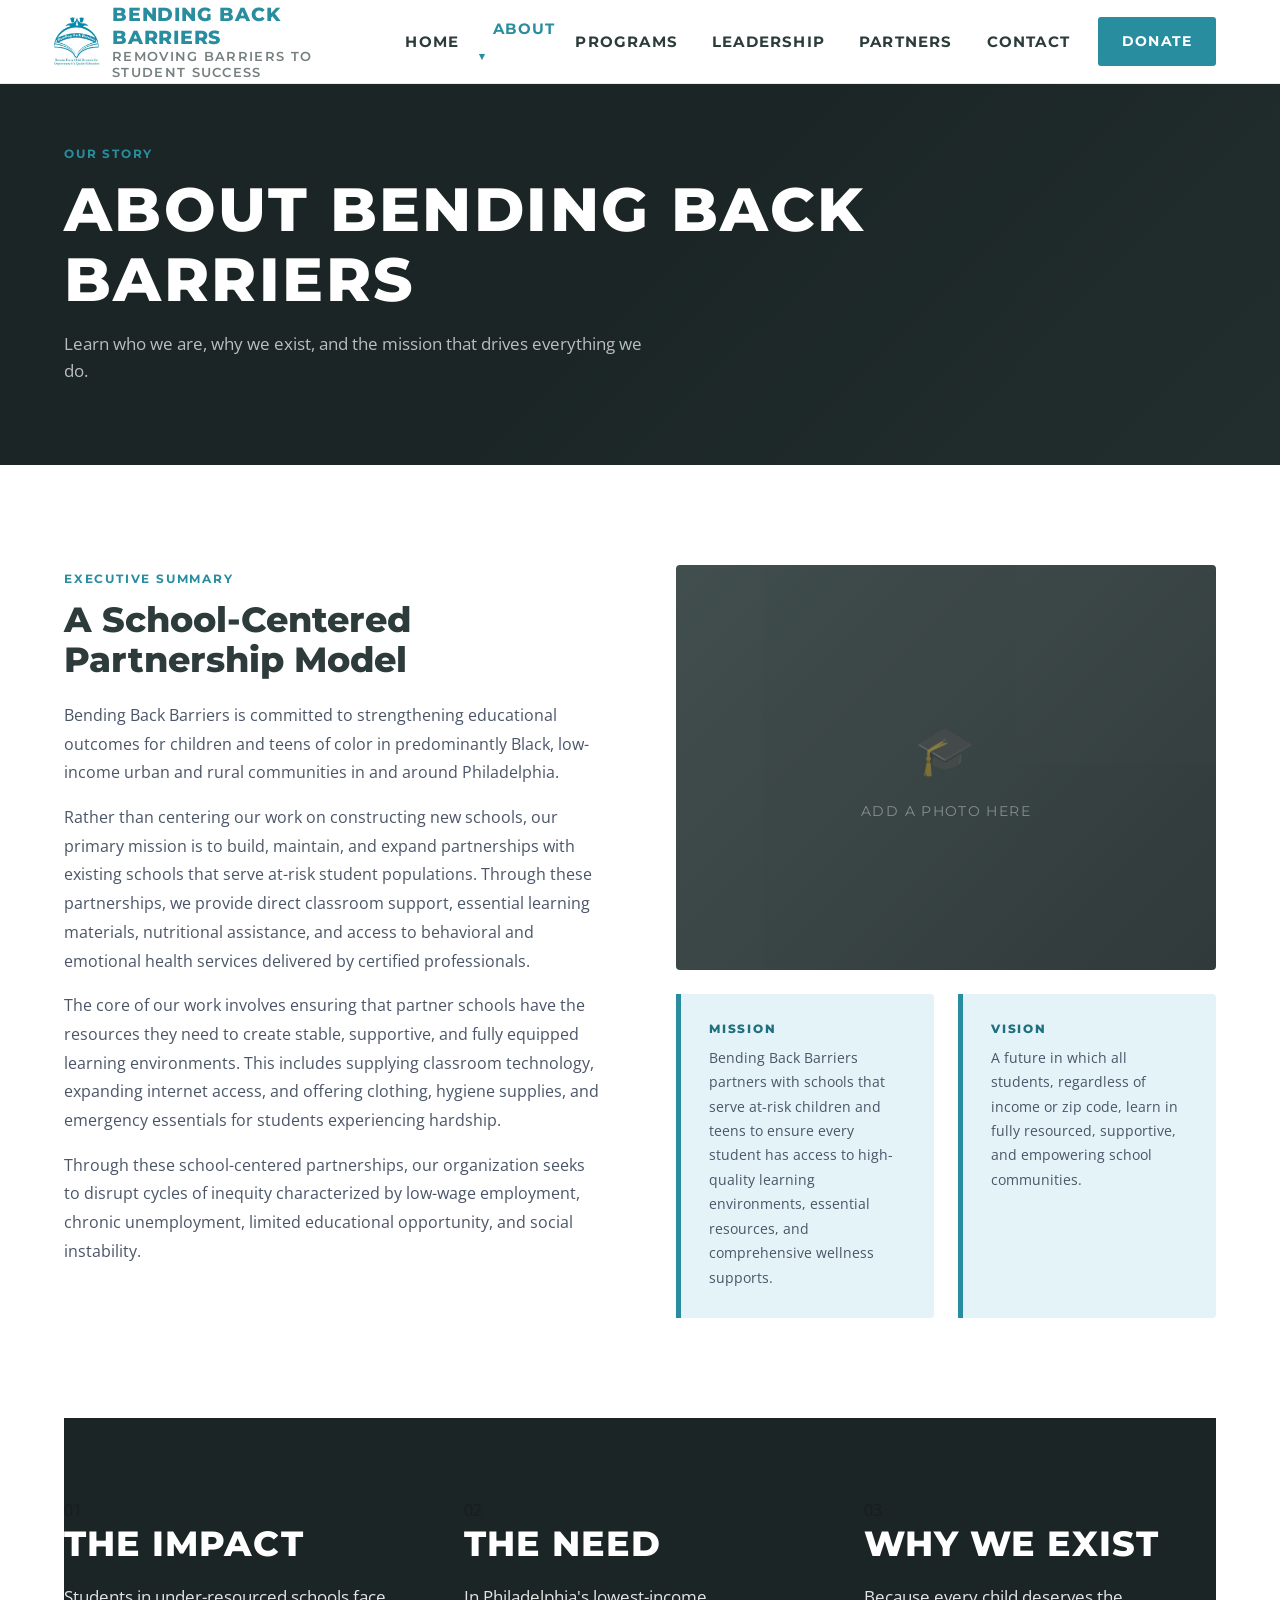
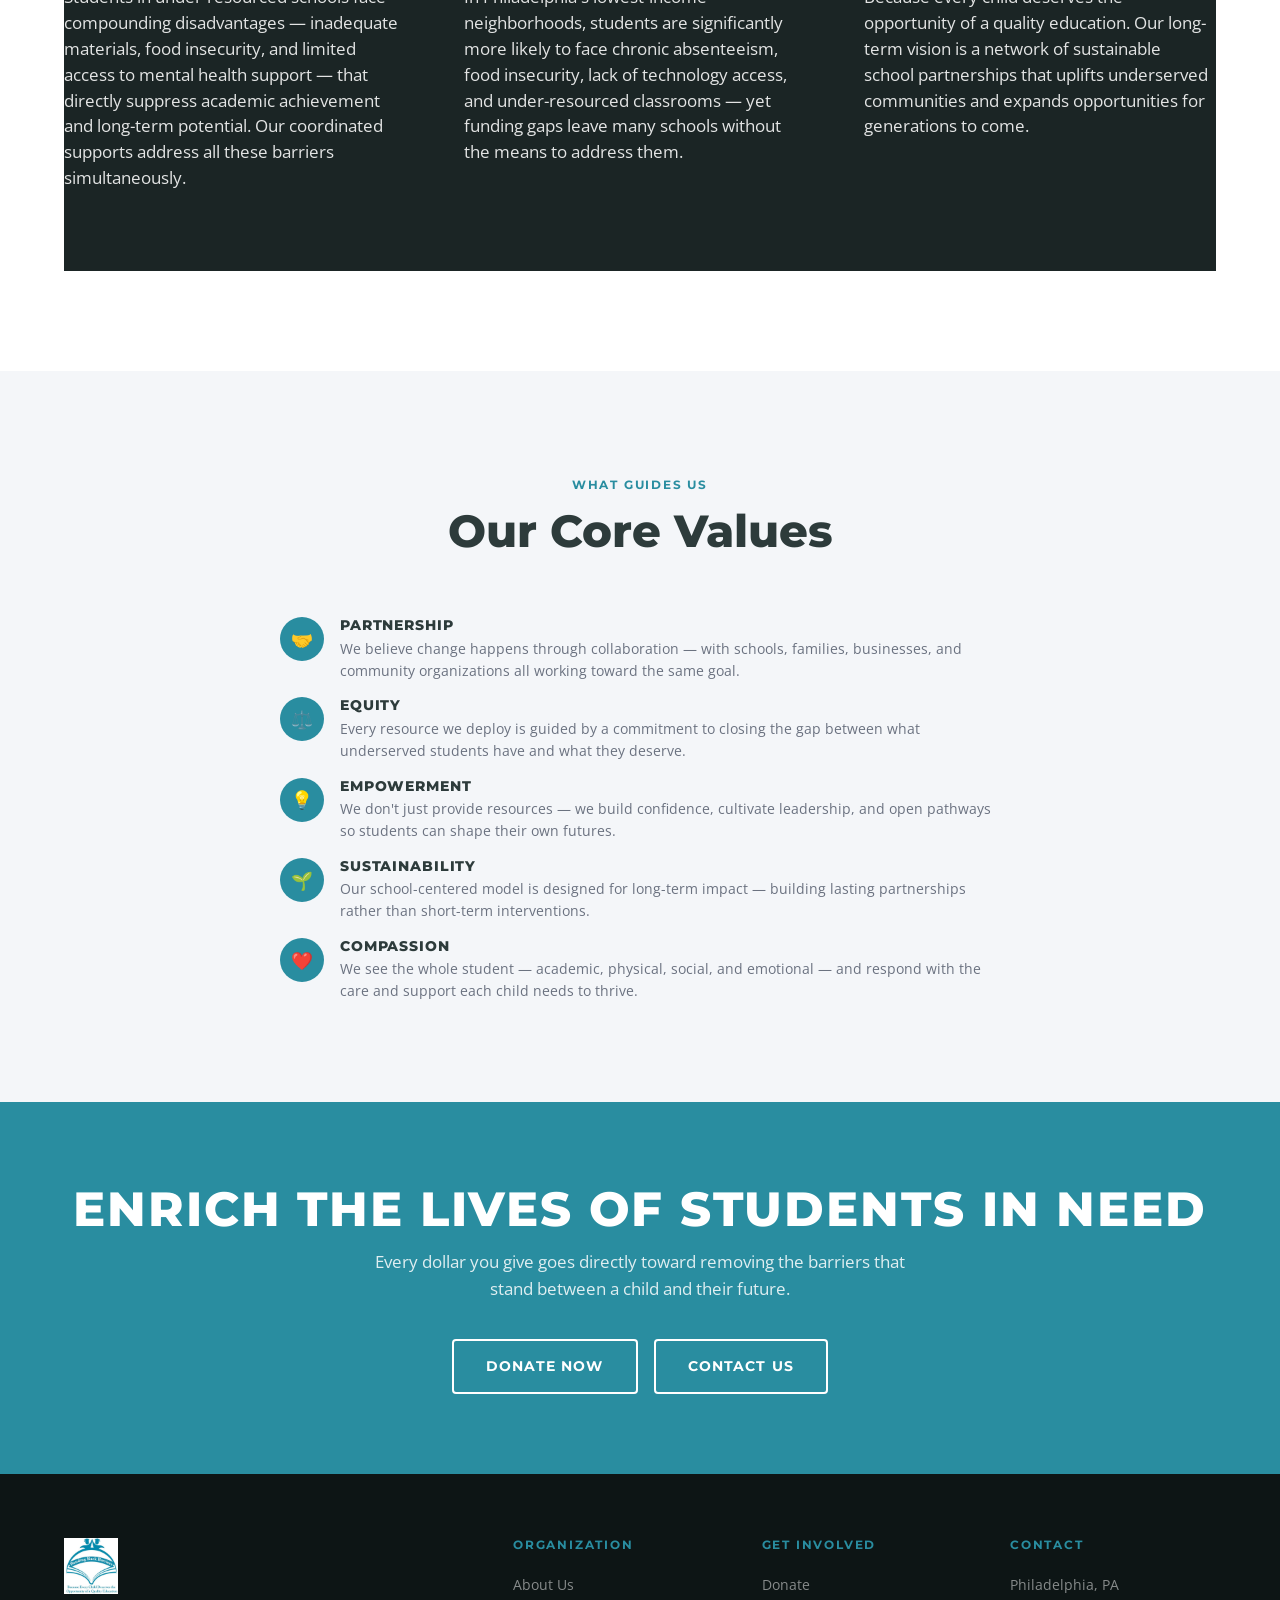
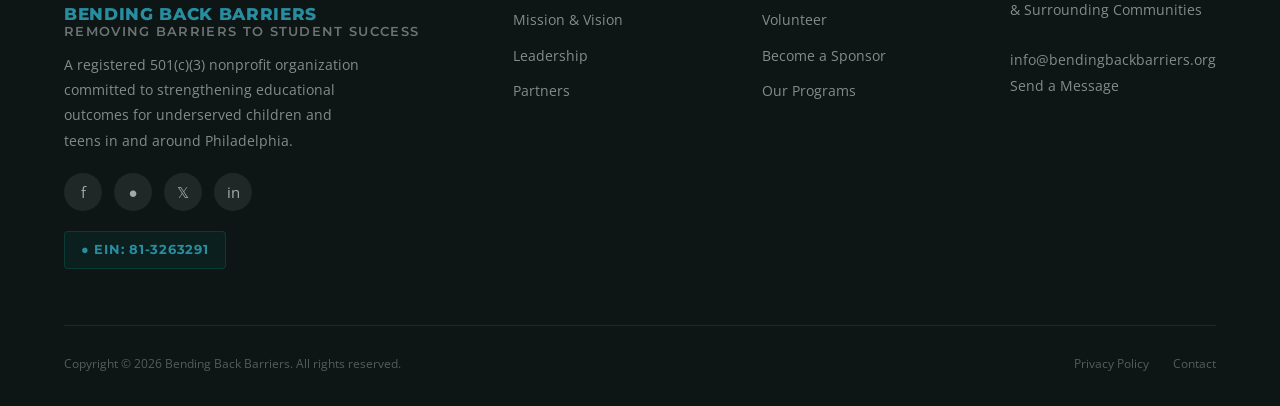
<file: about.html>
<!DOCTYPE html>
<html lang="en">
<head>
  <meta charset="UTF-8" />
  <meta name="viewport" content="width=device-width, initial-scale=1.0" />
  <meta name="description" content="Learn about Bending Back Barriers — our mission, vision, story, and values." />
  <title>About Us | Bending Back Barriers</title>
  <link rel="preconnect" href="https://fonts.googleapis.com" />
  <link rel="preconnect" href="https://fonts.gstatic.com" crossorigin />
  <link href="https://fonts.googleapis.com/css2?family=Montserrat:wght@400;600;700;800;900&family=Open+Sans:wght@400;500;600&display=swap" rel="stylesheet" />
  <link rel="stylesheet" href="css/styles.css" />
  <link rel="icon" type="image/svg+xml" href="img/favicon.svg" />
</head>
<body>

  <!-- NAVIGATION -->
  <nav id="navbar">
    <a href="index.html" class="nav-logo">
      <img src="img/Bending-Back-Barriers-Logo.png" alt="Bending Back Barriers logo" class="nav-logo-img" />
      <div class="nav-logo-text">Bending Back Barriers<span>Removing Barriers to Student Success</span></div>
    </a>
    <ul class="nav-links">
      <li><a href="index.html">Home</a></li>
      <li class="nav-dropdown">
        <a href="about.html" class="active">About</a>
        <ul class="dropdown-menu">
          <li><a href="about.html#mission">Mission &amp; Vision</a></li>
          <li><a href="about.html#values">Our Values</a></li>
          <li><a href="about.html#story">Our Story</a></li>
        </ul>
      </li>
      <li><a href="programs.html">Programs</a></li>
      <li><a href="team.html">Leadership</a></li>
      <li><a href="partners.html">Partners</a></li>
      <li><a href="contact.html">Contact</a></li>
      <li><a href="donate.html" class="btn btn-gold">Donate</a></li>
    </ul>
    <button class="hamburger" id="hamburger" aria-label="Open menu">
      <span></span><span></span><span></span>
    </button>
  </nav>
  <nav class="mobile-nav" id="mobile-nav">
    <a href="index.html">Home</a>
    <a href="about.html">About</a>
    <a href="programs.html">Programs</a>
    <a href="team.html">Leadership</a>
    <a href="partners.html">Partners</a>
    <a href="contact.html">Contact</a>
    <a href="donate.html" class="btn btn-gold">Donate Now</a>
  </nav>

  <!-- PAGE HERO -->
  <section class="page-hero">
    <div class="container">
      <div class="page-hero-content">
        <span class="section-label">Our Story</span>
        <h1>About Bending Back Barriers</h1>
        <p>Learn who we are, why we exist, and the mission that drives everything we do.</p>
      </div>
    </div>
  </section>

  <!-- EXECUTIVE SUMMARY -->
  <section class="about-page-section" id="story">
    <div class="container">
      <div class="two-col">
        <div class="content-block">
          <span class="section-label">Executive Summary</span>
          <h2>A School-Centered Partnership Model</h2>
          <p>
            Bending Back Barriers is committed to strengthening educational outcomes for
            children and teens of color in predominantly Black, low-income urban and rural
            communities in and around Philadelphia.
          </p>
          <p>
            Rather than centering our work on constructing new schools, our primary mission
            is to build, maintain, and expand partnerships with existing schools that serve
            at-risk student populations. Through these partnerships, we provide direct
            classroom support, essential learning materials, nutritional assistance, and
            access to behavioral and emotional health services delivered by certified
            professionals.
          </p>
          <p>
            The core of our work involves ensuring that partner schools have the resources
            they need to create stable, supportive, and fully equipped learning environments.
            This includes supplying classroom technology, expanding internet access, and
            offering clothing, hygiene supplies, and emergency essentials for students
            experiencing hardship.
          </p>
          <p>
            Through these school-centered partnerships, our organization seeks to disrupt
            cycles of inequity characterized by low-wage employment, chronic unemployment,
            limited educational opportunity, and social instability.
          </p>
        </div>
        <div>
          <div class="about-image-placeholder" style="border-radius:4px;aspect-ratio:4/3;background:linear-gradient(135deg,#2D3B3B,#1B2525);display:flex;flex-direction:column;align-items:center;justify-content:center;color:rgba(255,255,255,0.4);gap:12px;font-family:var(--font-heading);font-size:0.85rem;text-transform:uppercase;letter-spacing:0.1em;">
            <span style="font-size:3rem;">🎓</span>
            Add a photo here
          </div>
          <div class="mv-grid" style="margin-top:24px;">
            <div class="mv-card" id="mission">
              <h4>Mission</h4>
              <p>Bending Back Barriers partners with schools that serve at-risk children and teens to ensure every student has access to high-quality learning environments, essential resources, and comprehensive wellness supports.</p>
            </div>
            <div class="mv-card" id="vision">
              <h4>Vision</h4>
              <p>A future in which all students, regardless of income or zip code, learn in fully resourced, supportive, and empowering school communities.</p>
            </div>
          </div>
        </div>
      </div>
    </div>
  </section>

  <!-- IMPACT / NEED / WHY -->
  <section style="padding:0 0 100px;background:var(--white);">
    <div class="container">
      <div class="info-cards-grid" id="impact">
        <div class="info-card">
          <div class="info-card-num">01</div>
          <h3>The Impact</h3>
          <p>
            Students in under-resourced schools face compounding disadvantages —
            inadequate materials, food insecurity, and limited access to mental health
            support — that directly suppress academic achievement and long-term potential.
            Our coordinated supports address all these barriers simultaneously.
          </p>
        </div>
        <div class="info-card" id="need">
          <div class="info-card-num">02</div>
          <h3>The Need</h3>
          <p>
            In Philadelphia's lowest-income neighborhoods, students are significantly more
            likely to face chronic absenteeism, food insecurity, lack of technology access,
            and under-resourced classrooms — yet funding gaps leave many schools without
            the means to address them.
          </p>
        </div>
        <div class="info-card">
          <div class="info-card-num">03</div>
          <h3>Why We Exist</h3>
          <p>
            Because every child deserves the opportunity of a quality education. Our
            long-term vision is a network of sustainable school partnerships that uplifts
            underserved communities and expands opportunities for generations to come.
          </p>
        </div>
      </div>
    </div>
  </section>

  <!-- VALUES -->
  <section class="about-page-section alt" id="values">
    <div class="container">
      <div style="text-align:center;margin-bottom:60px;">
        <span class="section-label">What Guides Us</span>
        <h2 class="section-title">Our Core Values</h2>
      </div>
      <div class="values-list" style="max-width:720px;margin:0 auto;">
        <div class="value-item">
          <div class="value-icon">🤝</div>
          <div class="value-text">
            <h4>Partnership</h4>
            <p>We believe change happens through collaboration — with schools, families, businesses, and community organizations all working toward the same goal.</p>
          </div>
        </div>
        <div class="value-item">
          <div class="value-icon">⚖️</div>
          <div class="value-text">
            <h4>Equity</h4>
            <p>Every resource we deploy is guided by a commitment to closing the gap between what underserved students have and what they deserve.</p>
          </div>
        </div>
        <div class="value-item">
          <div class="value-icon">💡</div>
          <div class="value-text">
            <h4>Empowerment</h4>
            <p>We don't just provide resources — we build confidence, cultivate leadership, and open pathways so students can shape their own futures.</p>
          </div>
        </div>
        <div class="value-item">
          <div class="value-icon">🌱</div>
          <div class="value-text">
            <h4>Sustainability</h4>
            <p>Our school-centered model is designed for long-term impact — building lasting partnerships rather than short-term interventions.</p>
          </div>
        </div>
        <div class="value-item">
          <div class="value-icon">❤️</div>
          <div class="value-text">
            <h4>Compassion</h4>
            <p>We see the whole student — academic, physical, social, and emotional — and respond with the care and support each child needs to thrive.</p>
          </div>
        </div>
      </div>
    </div>
  </section>

  <!-- CTA BANNER -->
  <section id="cta-banner">
    <div class="container">
      <h2>Enrich the Lives of Students in Need</h2>
      <p>Every dollar you give goes directly toward removing the barriers that stand between a child and their future.</p>
      <div style="display:flex;gap:16px;justify-content:center;flex-wrap:wrap;">
        <a href="donate.html" class="btn btn-outline-navy">Donate Now</a>
        <a href="contact.html" class="btn btn-outline-navy">Contact Us</a>
      </div>
    </div>
  </section>

  <!-- FOOTER -->
  <footer id="footer">
    <div class="container">
      <div class="footer-grid">
        <div class="footer-brand">
          <img src="img/Bending-Back-Barriers-Logo.png" alt="Bending Back Barriers logo" class="footer-logo-img" />
          <div class="nav-logo-text">Bending Back Barriers<span>Removing Barriers to Student Success</span></div>
          <p>A registered 501(c)(3) nonprofit organization committed to strengthening educational outcomes for underserved children and teens in and around Philadelphia.</p>
          <div class="footer-social">
            <a href="#" class="social-btn" aria-label="Facebook">f</a>
            <a href="#" class="social-btn" aria-label="Instagram">&#9679;</a>
            <a href="#" class="social-btn" aria-label="Twitter/X">𝕏</a>
            <a href="#" class="social-btn" aria-label="LinkedIn">in</a>
          </div>
          <div class="ein-badge">&#9679; EIN: 81-3263291</div>
        </div>
        <div class="footer-col">
          <h4>Organization</h4>
          <ul>
            <li><a href="about.html">About Us</a></li>
            <li><a href="about.html#mission">Mission &amp; Vision</a></li>
            <li><a href="team.html">Leadership</a></li>
            <li><a href="partners.html">Partners</a></li>
          </ul>
        </div>
        <div class="footer-col">
          <h4>Get Involved</h4>
          <ul>
            <li><a href="donate.html">Donate</a></li>
            <li><a href="contact.html?interest=volunteer">Volunteer</a></li>
            <li><a href="contact.html?interest=partner">Become a Sponsor</a></li>
            <li><a href="programs.html">Our Programs</a></li>
          </ul>
        </div>
        <div class="footer-col">
          <h4>Contact</h4>
          <address>
            Philadelphia, PA<br/>&amp; Surrounding Communities<br/><br/>
            <a href="mailto:info@bendingbackbarriers.org">info@bendingbackbarriers.org</a><br/>
            <a href="contact.html">Send a Message</a>
          </address>
        </div>
      </div>
      <div class="footer-bottom">
        <p>Copyright &copy; <span id="year"></span> Bending Back Barriers. All rights reserved.</p>
        <div class="footer-bottom-links">
          <a href="privacy.html">Privacy Policy</a>
          <a href="contact.html">Contact</a>
        </div>
      </div>
    </div>
  </footer>

  <script src="js/main.js"></script>
  <script>document.getElementById('year').textContent = new Date().getFullYear();</script>
</body>
</html>
</file>
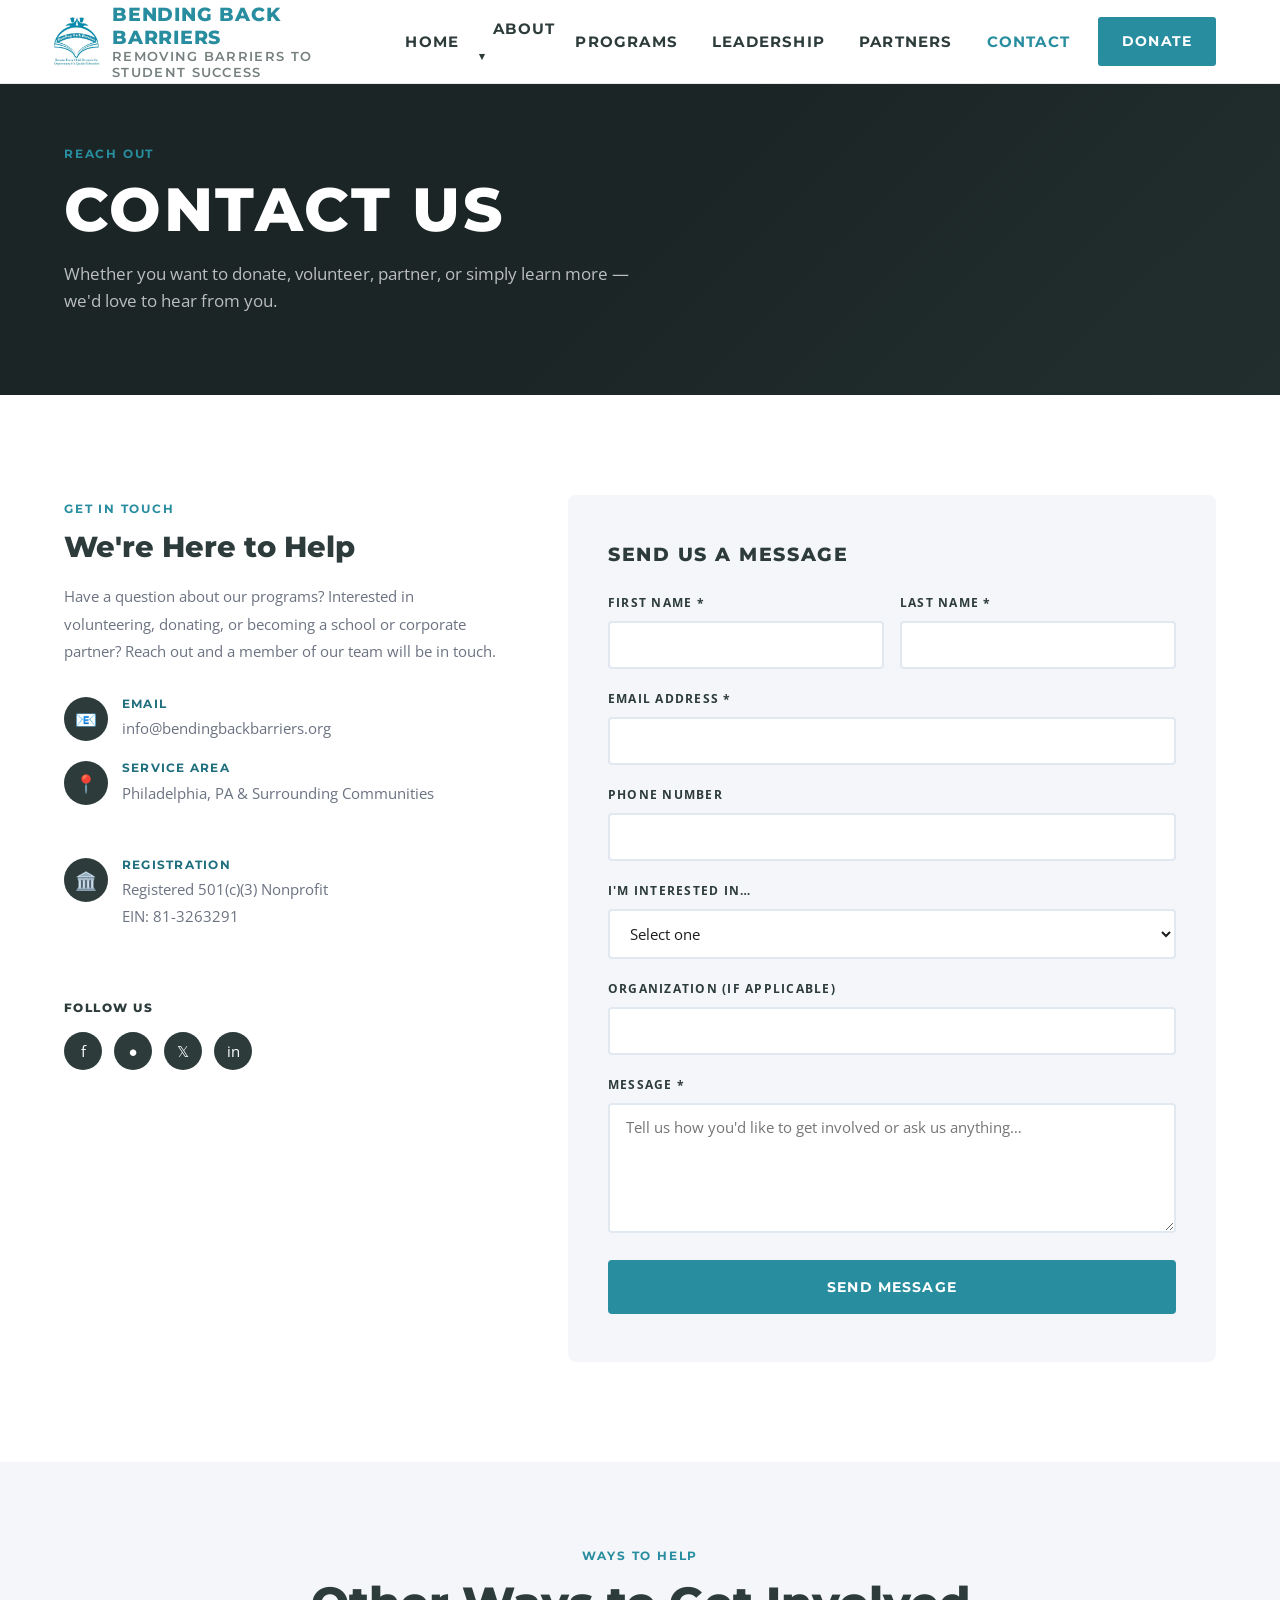
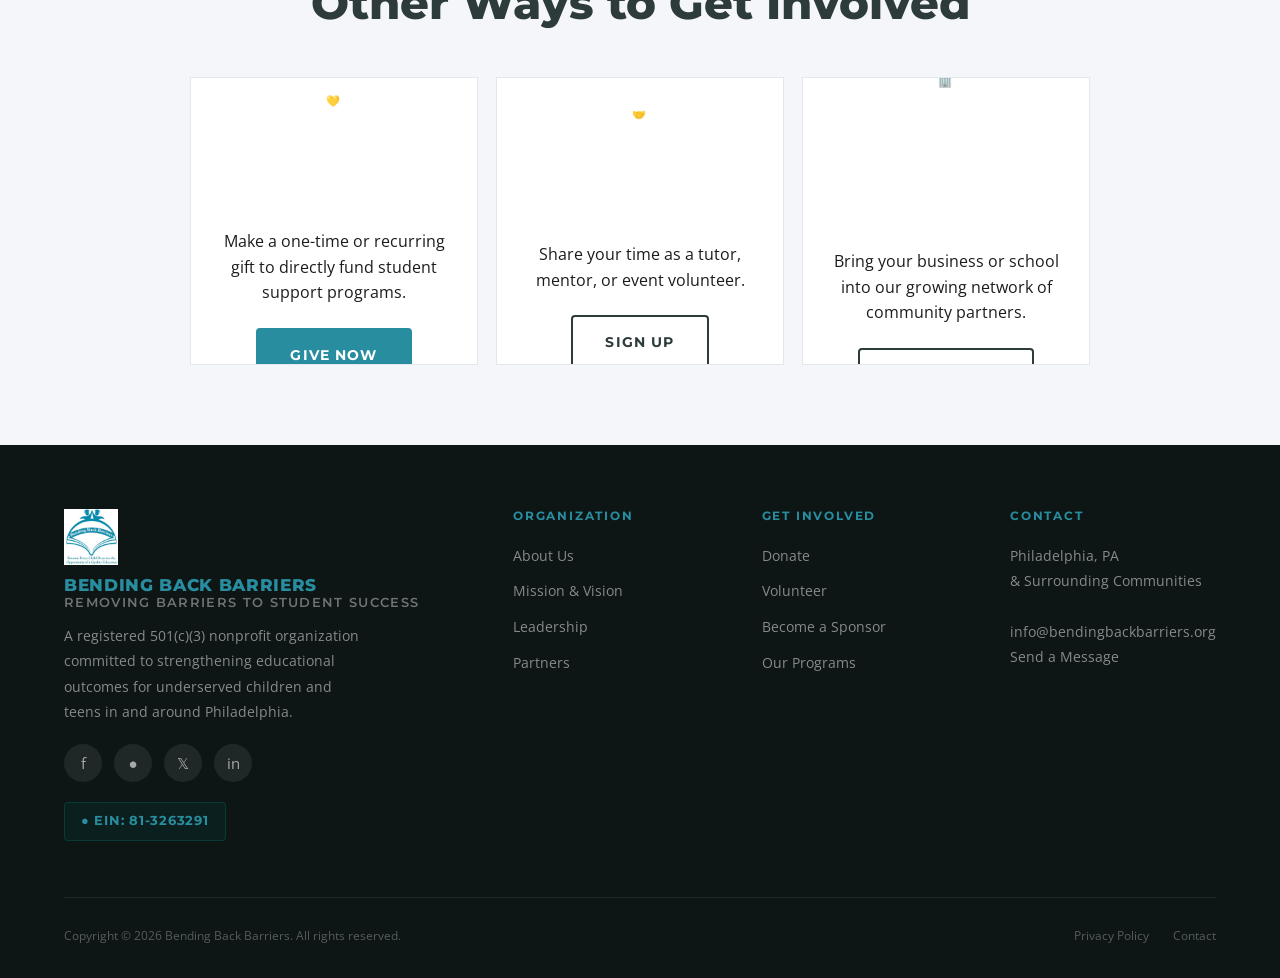
<file: contact.html>
<!DOCTYPE html>
<html lang="en">
<head>
  <meta charset="UTF-8" />
  <meta name="viewport" content="width=device-width, initial-scale=1.0" />
  <meta name="description" content="Contact Bending Back Barriers — donate, volunteer, partner, or reach out with questions." />
  <title>Contact Us | Bending Back Barriers</title>
  <link rel="preconnect" href="https://fonts.googleapis.com" />
  <link rel="preconnect" href="https://fonts.gstatic.com" crossorigin />
  <link href="https://fonts.googleapis.com/css2?family=Montserrat:wght@400;600;700;800;900&family=Open+Sans:wght@400;500;600&display=swap" rel="stylesheet" />
  <link rel="stylesheet" href="css/styles.css" />
  <link rel="icon" type="image/svg+xml" href="img/favicon.svg" />
</head>
<body>

  <!-- NAVIGATION -->
  <nav id="navbar">
    <a href="index.html" class="nav-logo">
      <img src="img/Bending-Back-Barriers-Logo.png" alt="Bending Back Barriers logo" class="nav-logo-img" />
      <div class="nav-logo-text">Bending Back Barriers<span>Removing Barriers to Student Success</span></div>
    </a>
    <ul class="nav-links">
      <li><a href="index.html">Home</a></li>
      <li class="nav-dropdown">
        <a href="about.html">About</a>
        <ul class="dropdown-menu">
          <li><a href="about.html#mission">Mission &amp; Vision</a></li>
          <li><a href="about.html#values">Our Values</a></li>
          <li><a href="about.html#story">Our Story</a></li>
        </ul>
      </li>
      <li><a href="programs.html">Programs</a></li>
      <li><a href="team.html">Leadership</a></li>
      <li><a href="partners.html">Partners</a></li>
      <li><a href="contact.html" class="active">Contact</a></li>
      <li><a href="donate.html" class="btn btn-gold">Donate</a></li>
    </ul>
    <button class="hamburger" id="hamburger" aria-label="Open menu">
      <span></span><span></span><span></span>
    </button>
  </nav>
  <nav class="mobile-nav" id="mobile-nav">
    <a href="index.html">Home</a>
    <a href="about.html">About</a>
    <a href="programs.html">Programs</a>
    <a href="team.html">Leadership</a>
    <a href="partners.html">Partners</a>
    <a href="contact.html">Contact</a>
    <a href="donate.html" class="btn btn-gold">Donate Now</a>
  </nav>

  <!-- PAGE HERO -->
  <section class="page-hero">
    <div class="container">
      <div class="page-hero-content">
        <span class="section-label">Reach Out</span>
        <h1>Contact Us</h1>
        <p>Whether you want to donate, volunteer, partner, or simply learn more — we'd love to hear from you.</p>
      </div>
    </div>
  </section>

  <!-- CONTACT SECTION -->
  <section class="contact-page">
    <div class="container">
      <div class="contact-grid">

        <!-- Info side -->
        <div class="contact-info">
          <span class="section-label">Get In Touch</span>
          <h2>We're Here to Help</h2>
          <p>
            Have a question about our programs? Interested in volunteering,
            donating, or becoming a school or corporate partner? Reach out and
            a member of our team will be in touch.
          </p>

          <div class="contact-details">
            <div class="contact-detail">
              <div class="contact-detail-icon">📧</div>
              <div class="contact-detail-text">
                <h4>Email</h4>
                <a href="mailto:info@bendingbackbarriers.org">info@bendingbackbarriers.org</a>
              </div>
            </div>
            <div class="contact-detail">
              <div class="contact-detail-icon">📍</div>
              <div class="contact-detail-text">
                <h4>Service Area</h4>
                <p>Philadelphia, PA &amp; Surrounding Communities</p>
              </div>
            </div>
            <div class="contact-detail">
              <div class="contact-detail-icon">🏛️</div>
              <div class="contact-detail-text">
                <h4>Registration</h4>
                <p>Registered 501(c)(3) Nonprofit<br/>EIN: 81-3263291</p>
              </div>
            </div>
          </div>

          <div style="margin-top:40px;">
            <h4 style="font-family:var(--font-heading);font-size:0.78rem;text-transform:uppercase;letter-spacing:0.12em;color:var(--navy);margin-bottom:16px;">Follow Us</h4>
            <div style="display:flex;gap:12px;">
              <a href="#" class="social-btn" style="background:var(--navy);color:var(--white);" aria-label="Facebook">f</a>
              <a href="#" class="social-btn" style="background:var(--navy);color:var(--white);" aria-label="Instagram">&#9679;</a>
              <a href="#" class="social-btn" style="background:var(--navy);color:var(--white);" aria-label="Twitter/X">𝕏</a>
              <a href="#" class="social-btn" style="background:var(--navy);color:var(--white);" aria-label="LinkedIn">in</a>
            </div>
          </div>
        </div>

        <!-- Form side -->
        <div class="contact-form">
          <h3>Send Us a Message</h3>
          <form id="contact-form" novalidate>
            <div class="form-row">
              <div class="form-group">
                <label for="first-name">First Name *</label>
                <input type="text" id="first-name" name="first-name" required autocomplete="given-name" />
              </div>
              <div class="form-group">
                <label for="last-name">Last Name *</label>
                <input type="text" id="last-name" name="last-name" required autocomplete="family-name" />
              </div>
            </div>
            <div class="form-group">
              <label for="email">Email Address *</label>
              <input type="email" id="email" name="email" required autocomplete="email" />
            </div>
            <div class="form-group">
              <label for="phone">Phone Number</label>
              <input type="tel" id="phone" name="phone" autocomplete="tel" />
            </div>
            <div class="form-group">
              <label for="interest">I'm interested in…</label>
              <select id="interest" name="interest">
                <option value="">Select one</option>
                <option value="donate">Making a Donation</option>
                <option value="volunteer">Volunteering</option>
                <option value="partner">Corporate / School Partnership</option>
                <option value="programs">Learning About Programs</option>
                <option value="media">Media / Press Inquiry</option>
                <option value="other">Other</option>
              </select>
            </div>
            <div class="form-group">
              <label for="organization">Organization (if applicable)</label>
              <input type="text" id="organization" name="organization" />
            </div>
            <div class="form-group">
              <label for="message">Message *</label>
              <textarea id="message" name="message" required placeholder="Tell us how you'd like to get involved or ask us anything…"></textarea>
            </div>
            <button type="submit" class="btn btn-gold form-submit">Send Message</button>
          </form>
        </div>

      </div>
    </div>
  </section>

  <!-- HOW TO HELP QUICK LINKS -->
  <section style="background:var(--light);padding:80px 0;">
    <div class="container">
      <div style="text-align:center;margin-bottom:48px;">
        <span class="section-label">Ways to Help</span>
        <h2 class="section-title">Other Ways to Get Involved</h2>
      </div>
      <div class="help-grid" style="max-width:900px;margin:0 auto;">
        <div class="help-card" style="background:var(--white);border:1px solid #e2e8f0;">
          <div class="help-icon">💛</div>
          <h3>Donate</h3>
          <p>Make a one-time or recurring gift to directly fund student support programs.</p>
          <a href="donate.html" class="btn btn-gold">Give Now</a>
        </div>
        <div class="help-card" style="background:var(--white);border:1px solid #e2e8f0;">
          <div class="help-icon">🤝</div>
          <h3>Volunteer</h3>
          <p>Share your time as a tutor, mentor, or event volunteer.</p>
          <a href="contact.html?interest=volunteer" class="btn btn-outline-navy">Sign Up</a>
        </div>
        <div class="help-card" style="background:var(--white);border:1px solid #e2e8f0;">
          <div class="help-icon">🏢</div>
          <h3>Partner With Us</h3>
          <p>Bring your business or school into our growing network of community partners.</p>
          <a href="contact.html?interest=partner" class="btn btn-outline-navy">Learn More</a>
        </div>
      </div>
    </div>
  </section>

  <!-- FOOTER -->
  <footer id="footer">
    <div class="container">
      <div class="footer-grid">
        <div class="footer-brand">
          <img src="img/Bending-Back-Barriers-Logo.png" alt="Bending Back Barriers logo" class="footer-logo-img" />
          <div class="nav-logo-text">Bending Back Barriers<span>Removing Barriers to Student Success</span></div>
          <p>A registered 501(c)(3) nonprofit organization committed to strengthening educational outcomes for underserved children and teens in and around Philadelphia.</p>
          <div class="footer-social">
            <a href="#" class="social-btn" aria-label="Facebook">f</a>
            <a href="#" class="social-btn" aria-label="Instagram">&#9679;</a>
            <a href="#" class="social-btn" aria-label="Twitter/X">𝕏</a>
            <a href="#" class="social-btn" aria-label="LinkedIn">in</a>
          </div>
          <div class="ein-badge">&#9679; EIN: 81-3263291</div>
        </div>
        <div class="footer-col">
          <h4>Organization</h4>
          <ul>
            <li><a href="about.html">About Us</a></li>
            <li><a href="about.html#mission">Mission &amp; Vision</a></li>
            <li><a href="team.html">Leadership</a></li>
            <li><a href="partners.html">Partners</a></li>
          </ul>
        </div>
        <div class="footer-col">
          <h4>Get Involved</h4>
          <ul>
            <li><a href="donate.html">Donate</a></li>
            <li><a href="contact.html?interest=volunteer">Volunteer</a></li>
            <li><a href="contact.html?interest=partner">Become a Sponsor</a></li>
            <li><a href="programs.html">Our Programs</a></li>
          </ul>
        </div>
        <div class="footer-col">
          <h4>Contact</h4>
          <address>
            Philadelphia, PA<br/>&amp; Surrounding Communities<br/><br/>
            <a href="mailto:info@bendingbackbarriers.org">info@bendingbackbarriers.org</a><br/>
            <a href="contact.html">Send a Message</a>
          </address>
        </div>
      </div>
      <div class="footer-bottom">
        <p>Copyright &copy; <span id="year"></span> Bending Back Barriers. All rights reserved.</p>
        <div class="footer-bottom-links">
          <a href="privacy.html">Privacy Policy</a>
          <a href="contact.html">Contact</a>
        </div>
      </div>
    </div>
  </footer>

  <script src="js/main.js"></script>
  <script>
    document.getElementById('year').textContent = new Date().getFullYear();

    // Pre-select interest from URL param
    const params = new URLSearchParams(window.location.search);
    const interest = params.get('interest');
    if (interest) {
      const sel = document.getElementById('interest');
      if (sel) sel.value = interest;
    }
  </script>
</body>
</html>
</file>
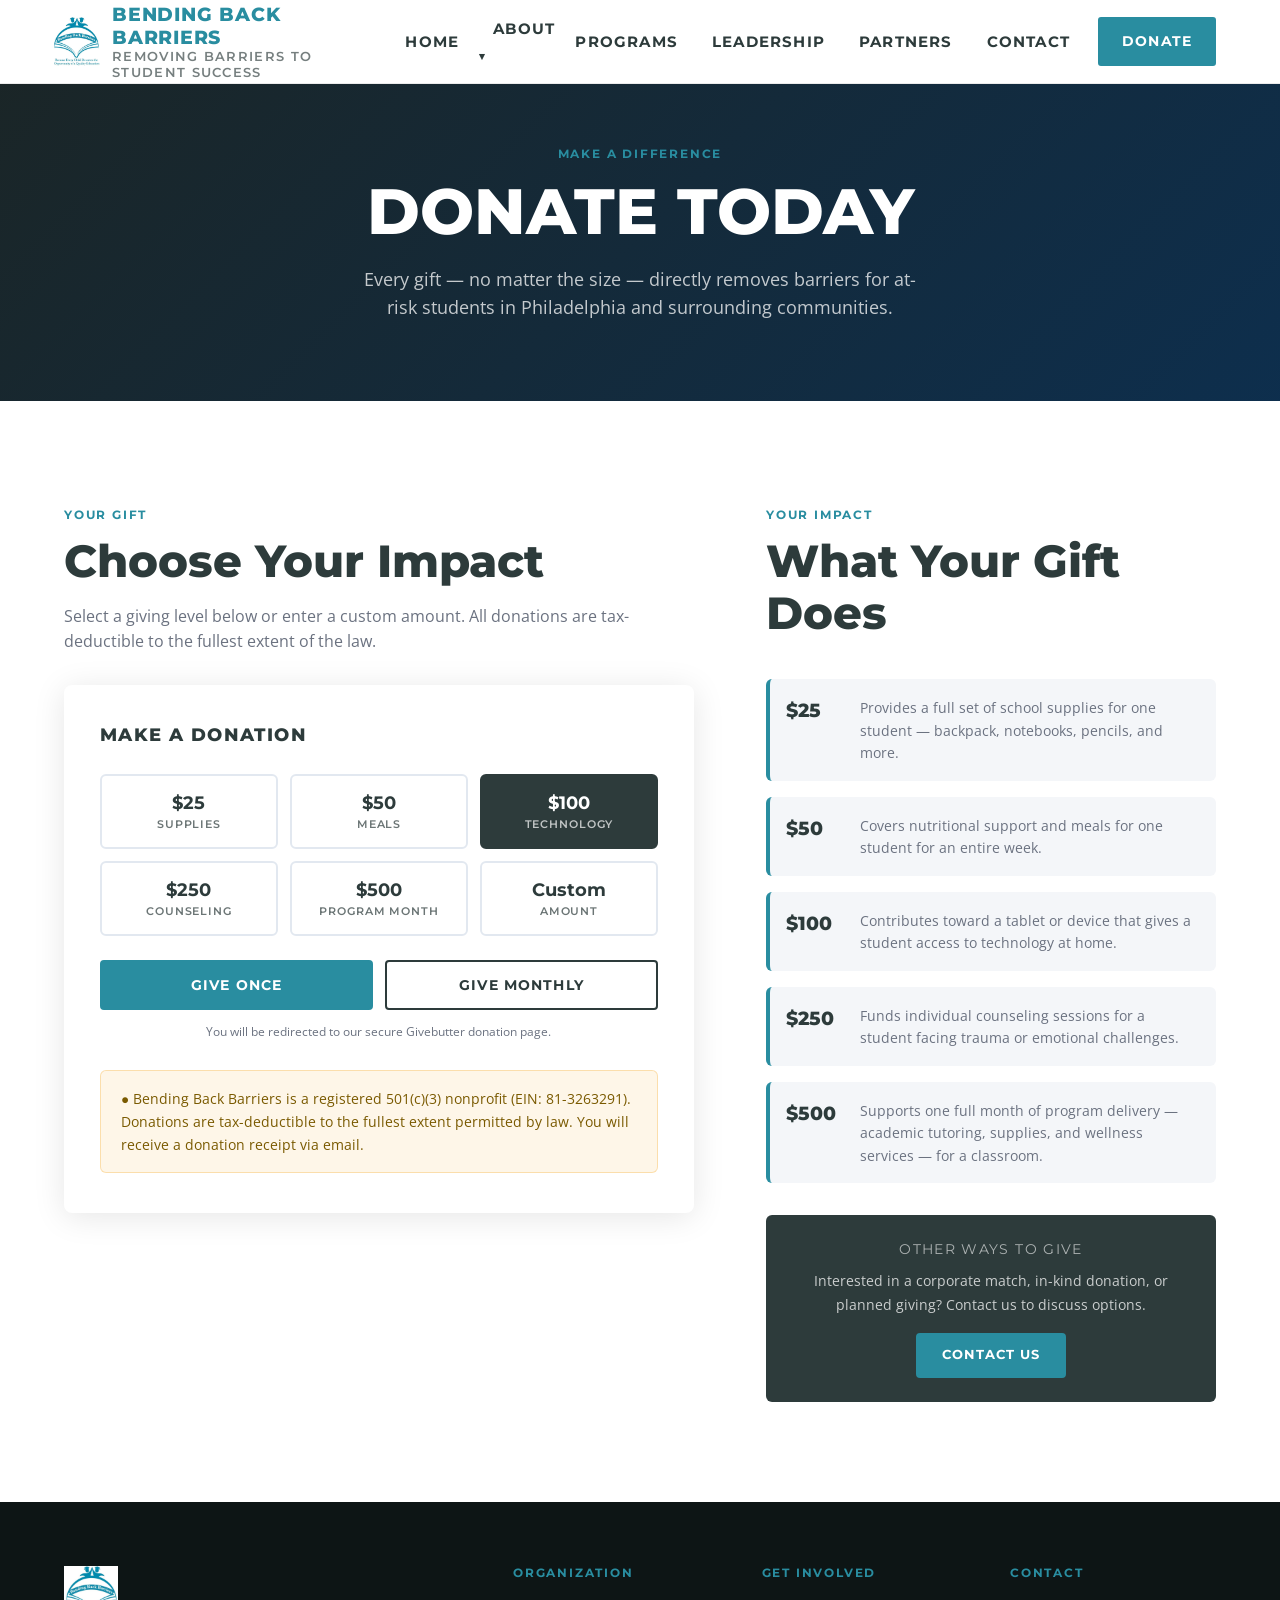
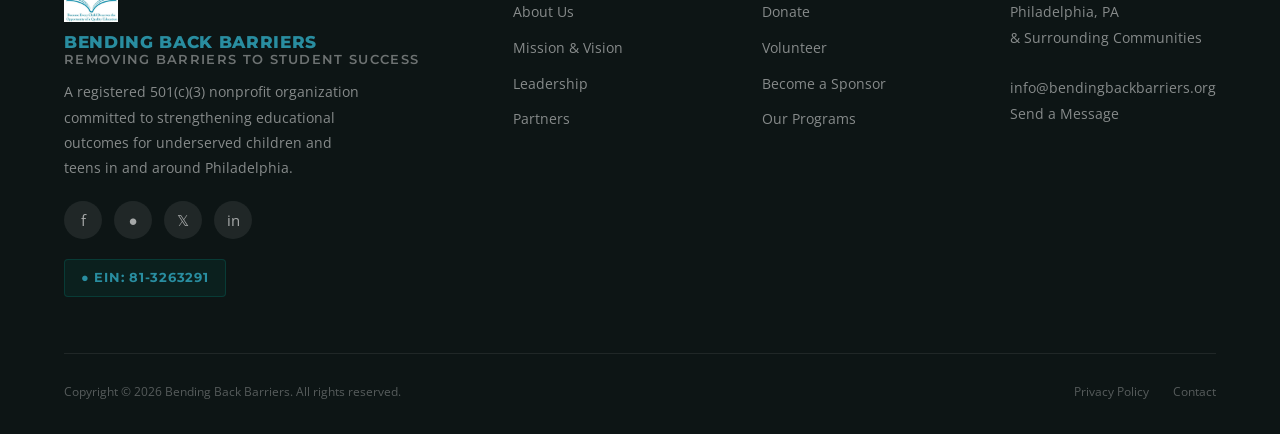
<file: donate.html>
<!DOCTYPE html>
<html lang="en">
<head>
  <meta charset="UTF-8" />
  <meta name="viewport" content="width=device-width, initial-scale=1.0" />
  <meta name="description" content="Donate to Bending Back Barriers and help remove barriers to student success in Philadelphia." />
  <title>Donate | Bending Back Barriers</title>
  <link rel="preconnect" href="https://fonts.googleapis.com" />
  <link rel="preconnect" href="https://fonts.gstatic.com" crossorigin />
  <link href="https://fonts.googleapis.com/css2?family=Montserrat:wght@400;600;700;800;900&family=Open+Sans:wght@400;500;600&display=swap" rel="stylesheet" />
  <link rel="stylesheet" href="css/styles.css" />
  <link rel="icon" type="image/svg+xml" href="img/favicon.svg" />
  <style>
    .donate-hero {
      background: var(--navy-dark);
      padding: 140px 0 80px;
      text-align: center;
      position: relative;
      overflow: hidden;
    }
    .donate-hero::before {
      content: '';
      position: absolute;
      inset: 0;
      background: linear-gradient(135deg, var(--navy-dark), rgba(0,56,117,0.5));
    }
    .donate-hero-content { position: relative; z-index: 2; }
    .donate-hero h1 {
      font-size: clamp(2.2rem, 5vw, 4rem);
      color: var(--white);
      text-transform: uppercase;
      margin-bottom: 16px;
    }
    .donate-hero p {
      color: rgba(255,255,255,0.75);
      font-size: 1.1rem;
      max-width: 560px;
      margin: 0 auto;
    }

    .donate-section {
      padding: 100px 0;
    }

    .donate-grid {
      display: grid;
      grid-template-columns: 1.4fr 1fr;
      gap: 72px;
      align-items: start;
    }

    .donate-amounts {
      display: grid;
      grid-template-columns: repeat(3, 1fr);
      gap: 12px;
      margin-bottom: 24px;
    }

    .amount-btn {
      border: 2px solid #e2e8f0;
      background: var(--white);
      border-radius: 6px;
      padding: 16px 8px;
      text-align: center;
      cursor: pointer;
      font-family: var(--font-heading);
      font-weight: 700;
      font-size: 1.1rem;
      color: var(--navy);
      transition: all 0.2s;
    }

    .amount-btn:hover,
    .amount-btn.selected {
      background: var(--navy);
      color: var(--white);
      border-color: var(--navy);
    }

    .amount-btn small {
      display: block;
      font-size: 0.68rem;
      font-weight: 600;
      letter-spacing: 0.08em;
      text-transform: uppercase;
      opacity: 0.7;
      margin-top: 4px;
    }

    .donate-card {
      background: var(--white);
      border-radius: 8px;
      box-shadow: 0 4px 32px rgba(0,0,0,0.1);
      padding: 40px 36px;
    }

    .donate-card h3 {
      font-size: 1.1rem;
      color: var(--navy);
      text-transform: uppercase;
      letter-spacing: 0.08em;
      margin-bottom: 28px;
    }

    .impact-list {
      display: flex;
      flex-direction: column;
      gap: 16px;
      margin-top: 40px;
    }

    .impact-list-item {
      display: flex;
      gap: 14px;
      align-items: flex-start;
      padding: 16px;
      background: var(--light);
      border-radius: 6px;
      border-left: 4px solid var(--gold);
    }

    .impact-list-item .amount {
      font-family: var(--font-heading);
      font-size: 1.2rem;
      font-weight: 800;
      color: var(--navy);
      white-space: nowrap;
      min-width: 60px;
    }

    .impact-list-item p {
      font-size: 0.88rem;
      color: var(--gray);
      margin: 0;
      padding-top: 2px;
    }

    .tax-note {
      background: rgba(245,166,35,0.1);
      border: 1px solid rgba(245,166,35,0.3);
      border-radius: 6px;
      padding: 16px 20px;
      font-size: 0.85rem;
      color: #7a5a00;
      margin-top: 28px;
      line-height: 1.7;
    }

    @media (max-width: 900px) {
      .donate-grid { grid-template-columns: 1fr; }
      .donate-amounts { grid-template-columns: repeat(3, 1fr); }
    }
    @media (max-width: 480px) {
      .donate-amounts { grid-template-columns: repeat(2, 1fr); }
    }
  </style>
</head>
<body>

  <!-- NAVIGATION -->
  <nav id="navbar">
    <a href="index.html" class="nav-logo">
      <img src="img/Bending-Back-Barriers-Logo.png" alt="Bending Back Barriers logo" class="nav-logo-img" />
      <div class="nav-logo-text">Bending Back Barriers<span>Removing Barriers to Student Success</span></div>
    </a>
    <ul class="nav-links">
      <li><a href="index.html">Home</a></li>
      <li class="nav-dropdown">
        <a href="about.html">About</a>
        <ul class="dropdown-menu">
          <li><a href="about.html#mission">Mission &amp; Vision</a></li>
          <li><a href="about.html#values">Our Values</a></li>
          <li><a href="about.html#story">Our Story</a></li>
        </ul>
      </li>
      <li><a href="programs.html">Programs</a></li>
      <li><a href="team.html">Leadership</a></li>
      <li><a href="partners.html">Partners</a></li>
      <li><a href="contact.html">Contact</a></li>
      <li><a href="donate.html" class="btn btn-gold active">Donate</a></li>
    </ul>
    <button class="hamburger" id="hamburger" aria-label="Open menu">
      <span></span><span></span><span></span>
    </button>
  </nav>
  <nav class="mobile-nav" id="mobile-nav">
    <a href="index.html">Home</a>
    <a href="about.html">About</a>
    <a href="programs.html">Programs</a>
    <a href="team.html">Leadership</a>
    <a href="partners.html">Partners</a>
    <a href="contact.html">Contact</a>
    <a href="donate.html" class="btn btn-gold">Donate Now</a>
  </nav>

  <!-- HERO -->
  <section class="donate-hero">
    <div class="donate-hero-content container">
      <span class="section-label">Make a Difference</span>
      <h1>Donate Today</h1>
      <p>
        Every gift — no matter the size — directly removes barriers for at-risk
        students in Philadelphia and surrounding communities.
      </p>
    </div>
  </section>

  <!-- DONATE SECTION -->
  <section class="donate-section">
    <div class="container">
      <div class="donate-grid">

        <!-- DONATE FORM / BUTTON SIDE -->
        <div>
          <span class="section-label">Your Gift</span>
          <h2 class="section-title">Choose Your Impact</h2>
          <p style="color:var(--gray);margin-bottom:32px;font-size:0.97rem;">
            Select a giving level below or enter a custom amount. All donations are
            tax-deductible to the fullest extent of the law.
          </p>

          <div class="donate-card">
            <h3>Make a Donation</h3>

            <div class="donate-amounts" id="donate-amounts">
              <button class="amount-btn" data-amount="25" onclick="selectAmount(this)">
                $25<small>Supplies</small>
              </button>
              <button class="amount-btn" data-amount="50" onclick="selectAmount(this)">
                $50<small>Meals</small>
              </button>
              <button class="amount-btn selected" data-amount="100" onclick="selectAmount(this)">
                $100<small>Technology</small>
              </button>
              <button class="amount-btn" data-amount="250" onclick="selectAmount(this)">
                $250<small>Counseling</small>
              </button>
              <button class="amount-btn" data-amount="500" onclick="selectAmount(this)">
                $500<small>Program Month</small>
              </button>
              <button class="amount-btn" data-amount="custom" onclick="selectAmount(this)">
                Custom<small>Amount</small>
              </button>
            </div>

            <div class="form-group" id="custom-amount-group" style="display:none;">
              <label for="custom-amount">Enter Custom Amount ($)</label>
              <input type="number" id="custom-amount" name="custom-amount" min="1" placeholder="Enter amount" />
            </div>

            <div style="display:flex;gap:12px;margin-top:8px;">
              <button class="btn btn-gold" style="flex:1;font-size:0.9rem;" onclick="donate('once')">
                Give Once
              </button>
              <button class="btn btn-outline-navy" style="flex:1;font-size:0.9rem;" onclick="donate('monthly')">
                Give Monthly
              </button>
            </div>

            <p style="font-size:0.78rem;color:var(--gray);text-align:center;margin-top:12px;">
              You will be redirected to our secure Givebutter donation page.
            </p>

            <div class="tax-note">
              &#9679; Bending Back Barriers is a registered 501(c)(3) nonprofit (EIN: 81-3263291).
              Donations are tax-deductible to the fullest extent permitted by law.
              You will receive a donation receipt via email.
            </div>
          </div>
        </div>

        <!-- IMPACT SIDE -->
        <div>
          <span class="section-label">Your Impact</span>
          <h2 class="section-title">What Your Gift Does</h2>
          <div class="impact-list">
            <div class="impact-list-item">
              <span class="amount">$25</span>
              <p>Provides a full set of school supplies for one student — backpack, notebooks, pencils, and more.</p>
            </div>
            <div class="impact-list-item">
              <span class="amount">$50</span>
              <p>Covers nutritional support and meals for one student for an entire week.</p>
            </div>
            <div class="impact-list-item">
              <span class="amount">$100</span>
              <p>Contributes toward a tablet or device that gives a student access to technology at home.</p>
            </div>
            <div class="impact-list-item">
              <span class="amount">$250</span>
              <p>Funds individual counseling sessions for a student facing trauma or emotional challenges.</p>
            </div>
            <div class="impact-list-item">
              <span class="amount">$500</span>
              <p>Supports one full month of program delivery — academic tutoring, supplies, and wellness services — for a classroom.</p>
            </div>
          </div>

          <div style="margin-top:32px;padding:24px;background:var(--navy);border-radius:6px;text-align:center;">
            <p style="font-family:var(--font-heading);font-size:0.85rem;color:rgba(255,255,255,0.6);text-transform:uppercase;letter-spacing:0.1em;margin-bottom:8px;">
              Other Ways to Give
            </p>
            <p style="font-size:0.88rem;color:rgba(255,255,255,0.75);line-height:1.7;margin-bottom:16px;">
              Interested in a corporate match, in-kind donation, or planned giving?
              Contact us to discuss options.
            </p>
            <a href="contact.html?interest=donate" class="btn btn-gold" style="font-size:0.8rem;padding:10px 24px;">Contact Us</a>
          </div>
        </div>

      </div>
    </div>
  </section>

  <!-- FOOTER -->
  <footer id="footer">
    <div class="container">
      <div class="footer-grid">
        <div class="footer-brand">
          <img src="img/Bending-Back-Barriers-Logo.png" alt="Bending Back Barriers logo" class="footer-logo-img" />
          <div class="nav-logo-text">Bending Back Barriers<span>Removing Barriers to Student Success</span></div>
          <p>A registered 501(c)(3) nonprofit organization committed to strengthening educational outcomes for underserved children and teens in and around Philadelphia.</p>
          <div class="footer-social">
            <a href="#" class="social-btn" aria-label="Facebook">f</a>
            <a href="#" class="social-btn" aria-label="Instagram">&#9679;</a>
            <a href="#" class="social-btn" aria-label="Twitter/X">𝕏</a>
            <a href="#" class="social-btn" aria-label="LinkedIn">in</a>
          </div>
          <div class="ein-badge">&#9679; EIN: 81-3263291</div>
        </div>
        <div class="footer-col">
          <h4>Organization</h4>
          <ul>
            <li><a href="about.html">About Us</a></li>
            <li><a href="about.html#mission">Mission &amp; Vision</a></li>
            <li><a href="team.html">Leadership</a></li>
            <li><a href="partners.html">Partners</a></li>
          </ul>
        </div>
        <div class="footer-col">
          <h4>Get Involved</h4>
          <ul>
            <li><a href="donate.html">Donate</a></li>
            <li><a href="contact.html?interest=volunteer">Volunteer</a></li>
            <li><a href="contact.html?interest=partner">Become a Sponsor</a></li>
            <li><a href="programs.html">Our Programs</a></li>
          </ul>
        </div>
        <div class="footer-col">
          <h4>Contact</h4>
          <address>
            Philadelphia, PA<br/>&amp; Surrounding Communities<br/><br/>
            <a href="mailto:info@bendingbackbarriers.org">info@bendingbackbarriers.org</a><br/>
            <a href="contact.html">Send a Message</a>
          </address>
        </div>
      </div>
      <div class="footer-bottom">
        <p>Copyright &copy; <span id="year"></span> Bending Back Barriers. All rights reserved.</p>
        <div class="footer-bottom-links">
          <a href="privacy.html">Privacy Policy</a>
          <a href="contact.html">Contact</a>
        </div>
      </div>
    </div>
  </footer>

  <script src="js/main.js"></script>
  <script>
    document.getElementById('year').textContent = new Date().getFullYear();

    function selectAmount(btn) {
      document.querySelectorAll('.amount-btn').forEach(b => b.classList.remove('selected'));
      btn.classList.add('selected');
      const customGroup = document.getElementById('custom-amount-group');
      customGroup.style.display = btn.dataset.amount === 'custom' ? 'block' : 'none';
    }

    function donate(frequency) {
      const selected = document.querySelector('.amount-btn.selected');
      let amount = selected ? selected.dataset.amount : '100';
      if (amount === 'custom') {
        amount = document.getElementById('custom-amount').value;
        if (!amount || isNaN(amount) || parseFloat(amount) <= 0) {
          alert('Please enter a valid donation amount.');
          return;
        }
      }

      const donateUrl = new URL('https://givebutter.com/SzOyjr');
      donateUrl.searchParams.set('utm_source', 'bbb_website');
      donateUrl.searchParams.set('utm_medium', 'donate_page');
      donateUrl.searchParams.set('frequency', frequency);
      donateUrl.searchParams.set('amount', String(amount));

      window.location.href = donateUrl.toString();
    }
  </script>
</body>
</html>
</file>
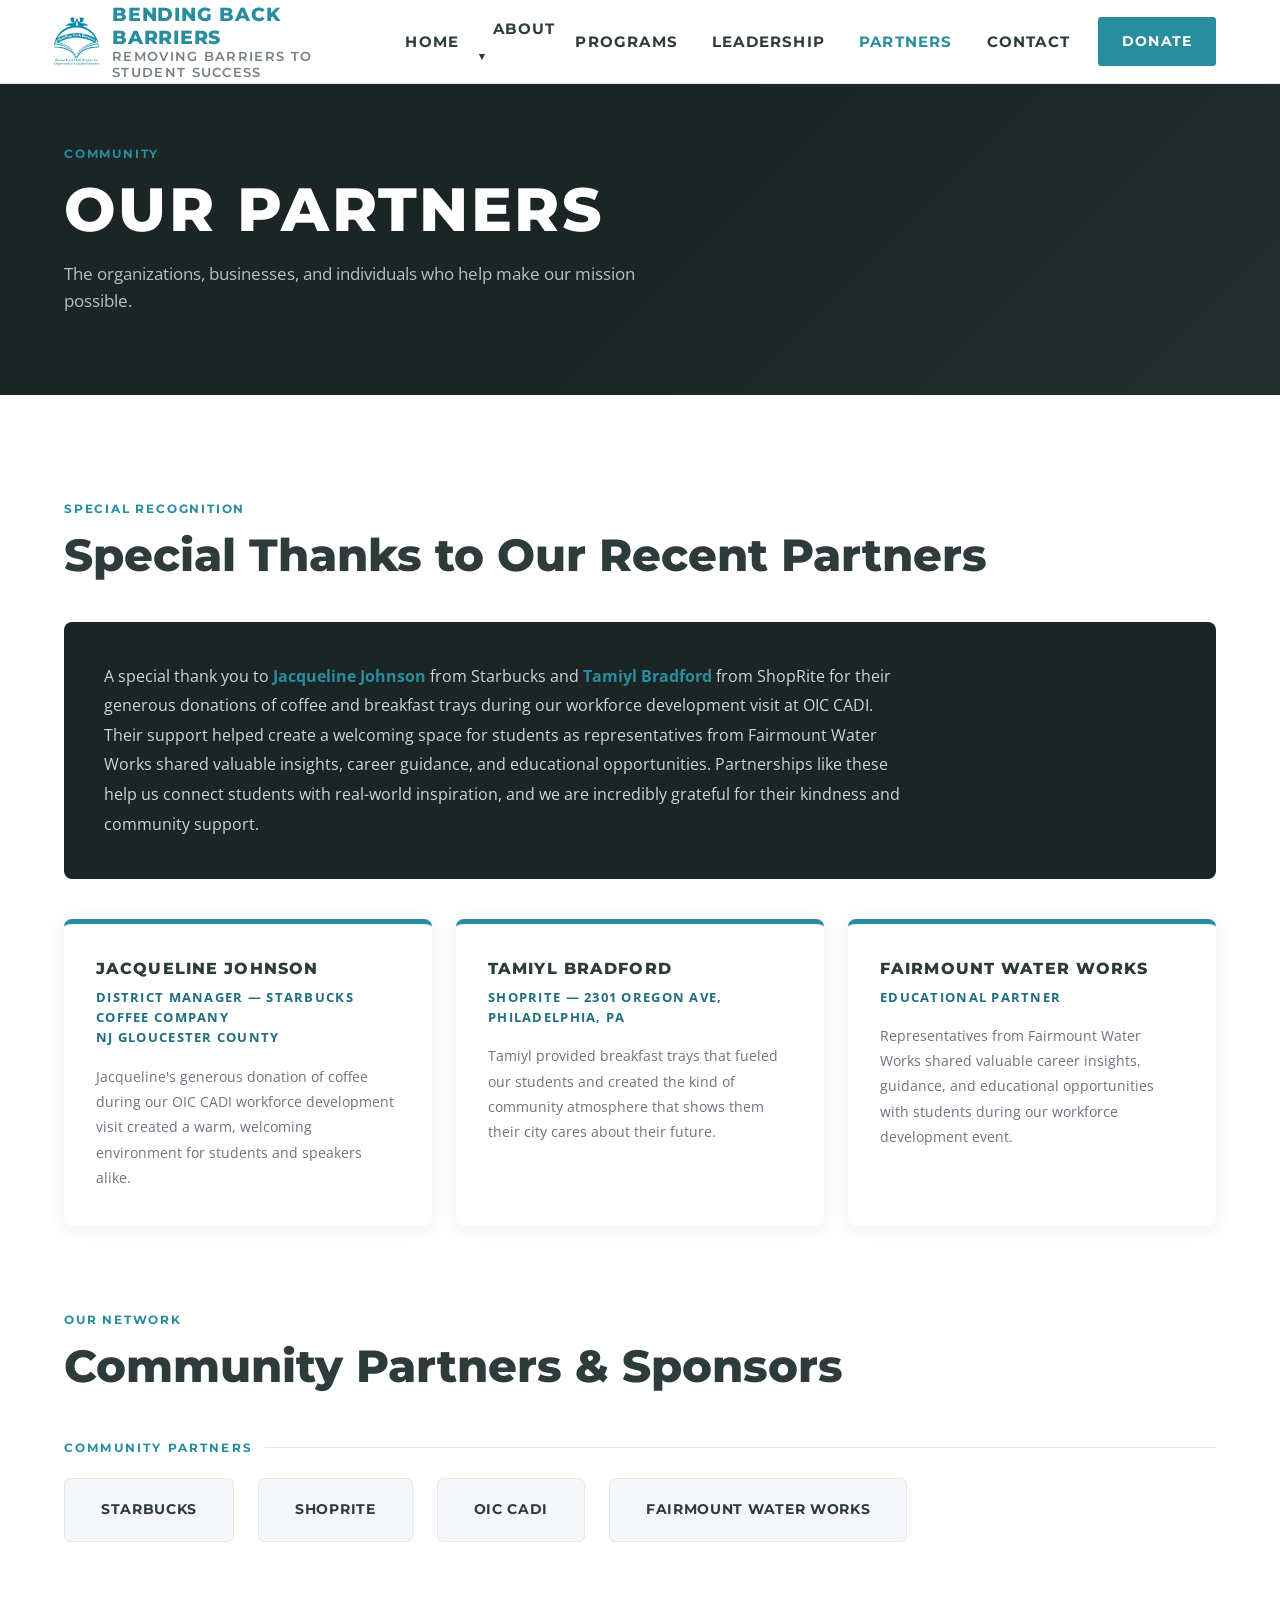
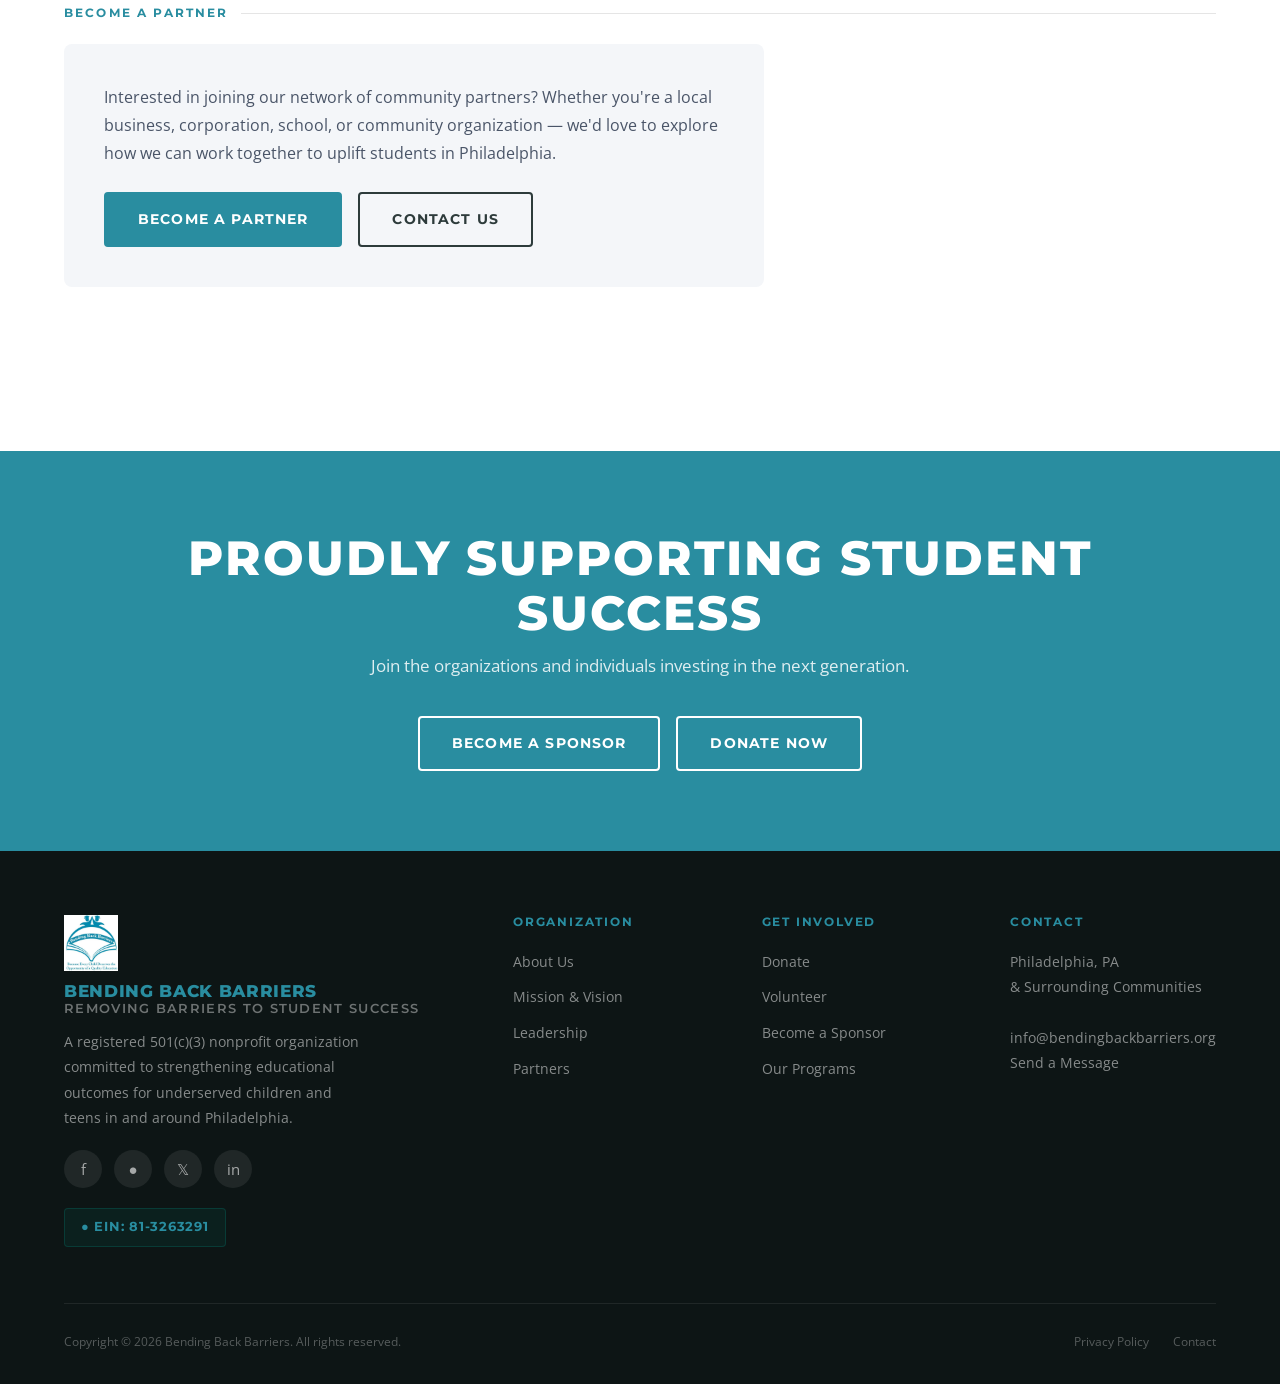
<file: partners.html>
<!DOCTYPE html>
<html lang="en">
<head>
  <meta charset="UTF-8" />
  <meta name="viewport" content="width=device-width, initial-scale=1.0" />
  <meta name="description" content="Our partners and sponsors — organizations committed to student success alongside Bending Back Barriers." />
  <title>Partners | Bending Back Barriers</title>
  <link rel="preconnect" href="https://fonts.googleapis.com" />
  <link rel="preconnect" href="https://fonts.gstatic.com" crossorigin />
  <link href="https://fonts.googleapis.com/css2?family=Montserrat:wght@400;600;700;800;900&family=Open+Sans:wght@400;500;600&display=swap" rel="stylesheet" />
  <link rel="stylesheet" href="css/styles.css" />
  <link rel="icon" type="image/svg+xml" href="img/favicon.svg" />
  <style>
    .shoutout-card {
      background: var(--white);
      border-radius: 8px;
      box-shadow: 0 2px 20px rgba(0,0,0,0.07);
      padding: 36px 32px;
      border-top: 5px solid var(--gold);
    }
    .shoutout-card h3 {
      font-size: 1rem;
      color: var(--navy);
      text-transform: uppercase;
      letter-spacing: 0.07em;
      margin-bottom: 8px;
    }
    .shoutout-card .partner-name {
      font-size: 0.8rem;
      color: var(--gold-dark);
      font-weight: 700;
      text-transform: uppercase;
      letter-spacing: 0.1em;
      margin-bottom: 16px;
    }
    .shoutout-card p {
      font-size: 0.9rem;
      color: var(--gray);
      line-height: 1.75;
    }
    .sponsor-tier {
      margin-bottom: 64px;
    }
    .sponsor-tier h3 {
      font-family: var(--font-heading);
      font-size: 0.75rem;
      font-weight: 700;
      letter-spacing: 0.18em;
      text-transform: uppercase;
      color: var(--gold);
      margin-bottom: 24px;
      display: flex;
      align-items: center;
      gap: 12px;
    }
    .sponsor-tier h3::after {
      content: '';
      flex: 1;
      height: 1px;
      background: rgba(0,0,0,0.1);
    }
  </style>
</head>
<body>

  <!-- NAVIGATION -->
  <nav id="navbar">
    <a href="index.html" class="nav-logo">
      <img src="img/Bending-Back-Barriers-Logo.png" alt="Bending Back Barriers logo" class="nav-logo-img" />
      <div class="nav-logo-text">Bending Back Barriers<span>Removing Barriers to Student Success</span></div>
    </a>
    <ul class="nav-links">
      <li><a href="index.html">Home</a></li>
      <li class="nav-dropdown">
        <a href="about.html">About</a>
        <ul class="dropdown-menu">
          <li><a href="about.html#mission">Mission &amp; Vision</a></li>
          <li><a href="about.html#values">Our Values</a></li>
          <li><a href="about.html#story">Our Story</a></li>
        </ul>
      </li>
      <li><a href="programs.html">Programs</a></li>
      <li><a href="team.html">Leadership</a></li>
      <li><a href="partners.html" class="active">Partners</a></li>
      <li><a href="contact.html">Contact</a></li>
      <li><a href="donate.html" class="btn btn-gold">Donate</a></li>
    </ul>
    <button class="hamburger" id="hamburger" aria-label="Open menu">
      <span></span><span></span><span></span>
    </button>
  </nav>
  <nav class="mobile-nav" id="mobile-nav">
    <a href="index.html">Home</a>
    <a href="about.html">About</a>
    <a href="programs.html">Programs</a>
    <a href="team.html">Leadership</a>
    <a href="partners.html">Partners</a>
    <a href="contact.html">Contact</a>
    <a href="donate.html" class="btn btn-gold">Donate Now</a>
  </nav>

  <!-- PAGE HERO -->
  <section class="page-hero">
    <div class="container">
      <div class="page-hero-content">
        <span class="section-label">Community</span>
        <h1>Our Partners</h1>
        <p>The organizations, businesses, and individuals who help make our mission possible.</p>
      </div>
    </div>
  </section>

  <!-- PARTNERS MAIN -->
  <section style="padding:100px 0;background:var(--white);">
    <div class="container">

      <!-- Special Shoutouts -->
      <div style="margin-bottom:80px;">
        <span class="section-label">Special Recognition</span>
        <h2 class="section-title" style="margin-bottom:40px;">Special Thanks to Our Recent Partners</h2>

        <div style="background:var(--navy-dark);border-radius:8px;padding:40px;margin-bottom:40px;">
          <p style="color:rgba(255,255,255,0.8);font-size:1rem;line-height:1.85;max-width:800px;">
            A special thank you to <strong style="color:var(--gold);">Jacqueline Johnson</strong> from Starbucks and
            <strong style="color:var(--gold);">Tamiyl Bradford</strong> from ShopRite for their generous donations of
            coffee and breakfast trays during our workforce development visit at OIC CADI. Their support helped create
            a welcoming space for students as representatives from Fairmount Water Works shared valuable insights,
            career guidance, and educational opportunities. Partnerships like these help us connect students with
            real-world inspiration, and we are incredibly grateful for their kindness and community support.
          </p>
        </div>

        <div style="display:grid;grid-template-columns:repeat(auto-fit,minmax(280px,1fr));gap:24px;">
          <div class="shoutout-card">
            <h3>Jacqueline Johnson</h3>
            <div class="partner-name">District Manager — Starbucks Coffee Company<br/>NJ Gloucester County</div>
            <p>Jacqueline's generous donation of coffee during our OIC CADI workforce development visit created a warm, welcoming environment for students and speakers alike.</p>
          </div>
          <div class="shoutout-card">
            <h3>Tamiyl Bradford</h3>
            <div class="partner-name">ShopRite — 2301 Oregon Ave, Philadelphia, PA</div>
            <p>Tamiyl provided breakfast trays that fueled our students and created the kind of community atmosphere that shows them their city cares about their future.</p>
          </div>
          <div class="shoutout-card">
            <h3>Fairmount Water Works</h3>
            <div class="partner-name">Educational Partner</div>
            <p>Representatives from Fairmount Water Works shared valuable career insights, guidance, and educational opportunities with students during our workforce development event.</p>
          </div>
        </div>
      </div>

      <!-- Partner Tiers -->
      <div>
        <span class="section-label">Our Network</span>
        <h2 class="section-title" style="margin-bottom:48px;">Community Partners &amp; Sponsors</h2>

        <div class="sponsor-tier">
          <h3>Community Partners</h3>
          <div class="partners-logos" style="justify-content:flex-start;">
            <span class="partner-badge" style="background:var(--light);color:var(--navy);border-color:#e2e8f0;">Starbucks</span>
            <span class="partner-badge" style="background:var(--light);color:var(--navy);border-color:#e2e8f0;">ShopRite</span>
            <span class="partner-badge" style="background:var(--light);color:var(--navy);border-color:#e2e8f0;">OIC CADI</span>
            <span class="partner-badge" style="background:var(--light);color:var(--navy);border-color:#e2e8f0;">Fairmount Water Works</span>
          </div>
        </div>

        <div class="sponsor-tier">
          <h3>Become a Partner</h3>
          <div style="background:var(--light);border-radius:8px;padding:40px;max-width:700px;">
            <p style="color:#4a5568;font-size:0.97rem;line-height:1.8;margin-bottom:24px;">
              Interested in joining our network of community partners? Whether you're a local business,
              corporation, school, or community organization — we'd love to explore how we can work
              together to uplift students in Philadelphia.
            </p>
            <div style="display:flex;gap:16px;flex-wrap:wrap;">
              <a href="contact.html?interest=partner" class="btn btn-gold">Become a Partner</a>
              <a href="contact.html" class="btn btn-outline-navy">Contact Us</a>
            </div>
          </div>
        </div>
      </div>

    </div>
  </section>

  <!-- CTA -->
  <section id="cta-banner">
    <div class="container">
      <h2>Proudly Supporting Student Success</h2>
      <p>Join the organizations and individuals investing in the next generation.</p>
      <div style="display:flex;gap:16px;justify-content:center;flex-wrap:wrap;">
        <a href="contact.html?interest=partner" class="btn btn-outline-navy">Become a Sponsor</a>
        <a href="donate.html" class="btn btn-outline-navy">Donate Now</a>
      </div>
    </div>
  </section>

  <!-- FOOTER -->
  <footer id="footer">
    <div class="container">
      <div class="footer-grid">
        <div class="footer-brand">
          <img src="img/Bending-Back-Barriers-Logo.png" alt="Bending Back Barriers logo" class="footer-logo-img" />
          <div class="nav-logo-text">Bending Back Barriers<span>Removing Barriers to Student Success</span></div>
          <p>A registered 501(c)(3) nonprofit organization committed to strengthening educational outcomes for underserved children and teens in and around Philadelphia.</p>
          <div class="footer-social">
            <a href="#" class="social-btn" aria-label="Facebook">f</a>
            <a href="#" class="social-btn" aria-label="Instagram">&#9679;</a>
            <a href="#" class="social-btn" aria-label="Twitter/X">𝕏</a>
            <a href="#" class="social-btn" aria-label="LinkedIn">in</a>
          </div>
          <div class="ein-badge">&#9679; EIN: 81-3263291</div>
        </div>
        <div class="footer-col">
          <h4>Organization</h4>
          <ul>
            <li><a href="about.html">About Us</a></li>
            <li><a href="about.html#mission">Mission &amp; Vision</a></li>
            <li><a href="team.html">Leadership</a></li>
            <li><a href="partners.html">Partners</a></li>
          </ul>
        </div>
        <div class="footer-col">
          <h4>Get Involved</h4>
          <ul>
            <li><a href="donate.html">Donate</a></li>
            <li><a href="contact.html?interest=volunteer">Volunteer</a></li>
            <li><a href="contact.html?interest=partner">Become a Sponsor</a></li>
            <li><a href="programs.html">Our Programs</a></li>
          </ul>
        </div>
        <div class="footer-col">
          <h4>Contact</h4>
          <address>
            Philadelphia, PA<br/>&amp; Surrounding Communities<br/><br/>
            <a href="mailto:info@bendingbackbarriers.org">info@bendingbackbarriers.org</a><br/>
            <a href="contact.html">Send a Message</a>
          </address>
        </div>
      </div>
      <div class="footer-bottom">
        <p>Copyright &copy; <span id="year"></span> Bending Back Barriers. All rights reserved.</p>
        <div class="footer-bottom-links">
          <a href="privacy.html">Privacy Policy</a>
          <a href="contact.html">Contact</a>
        </div>
      </div>
    </div>
  </footer>

  <script src="js/main.js"></script>
  <script>document.getElementById('year').textContent = new Date().getFullYear();</script>
</body>
</html>
</file>
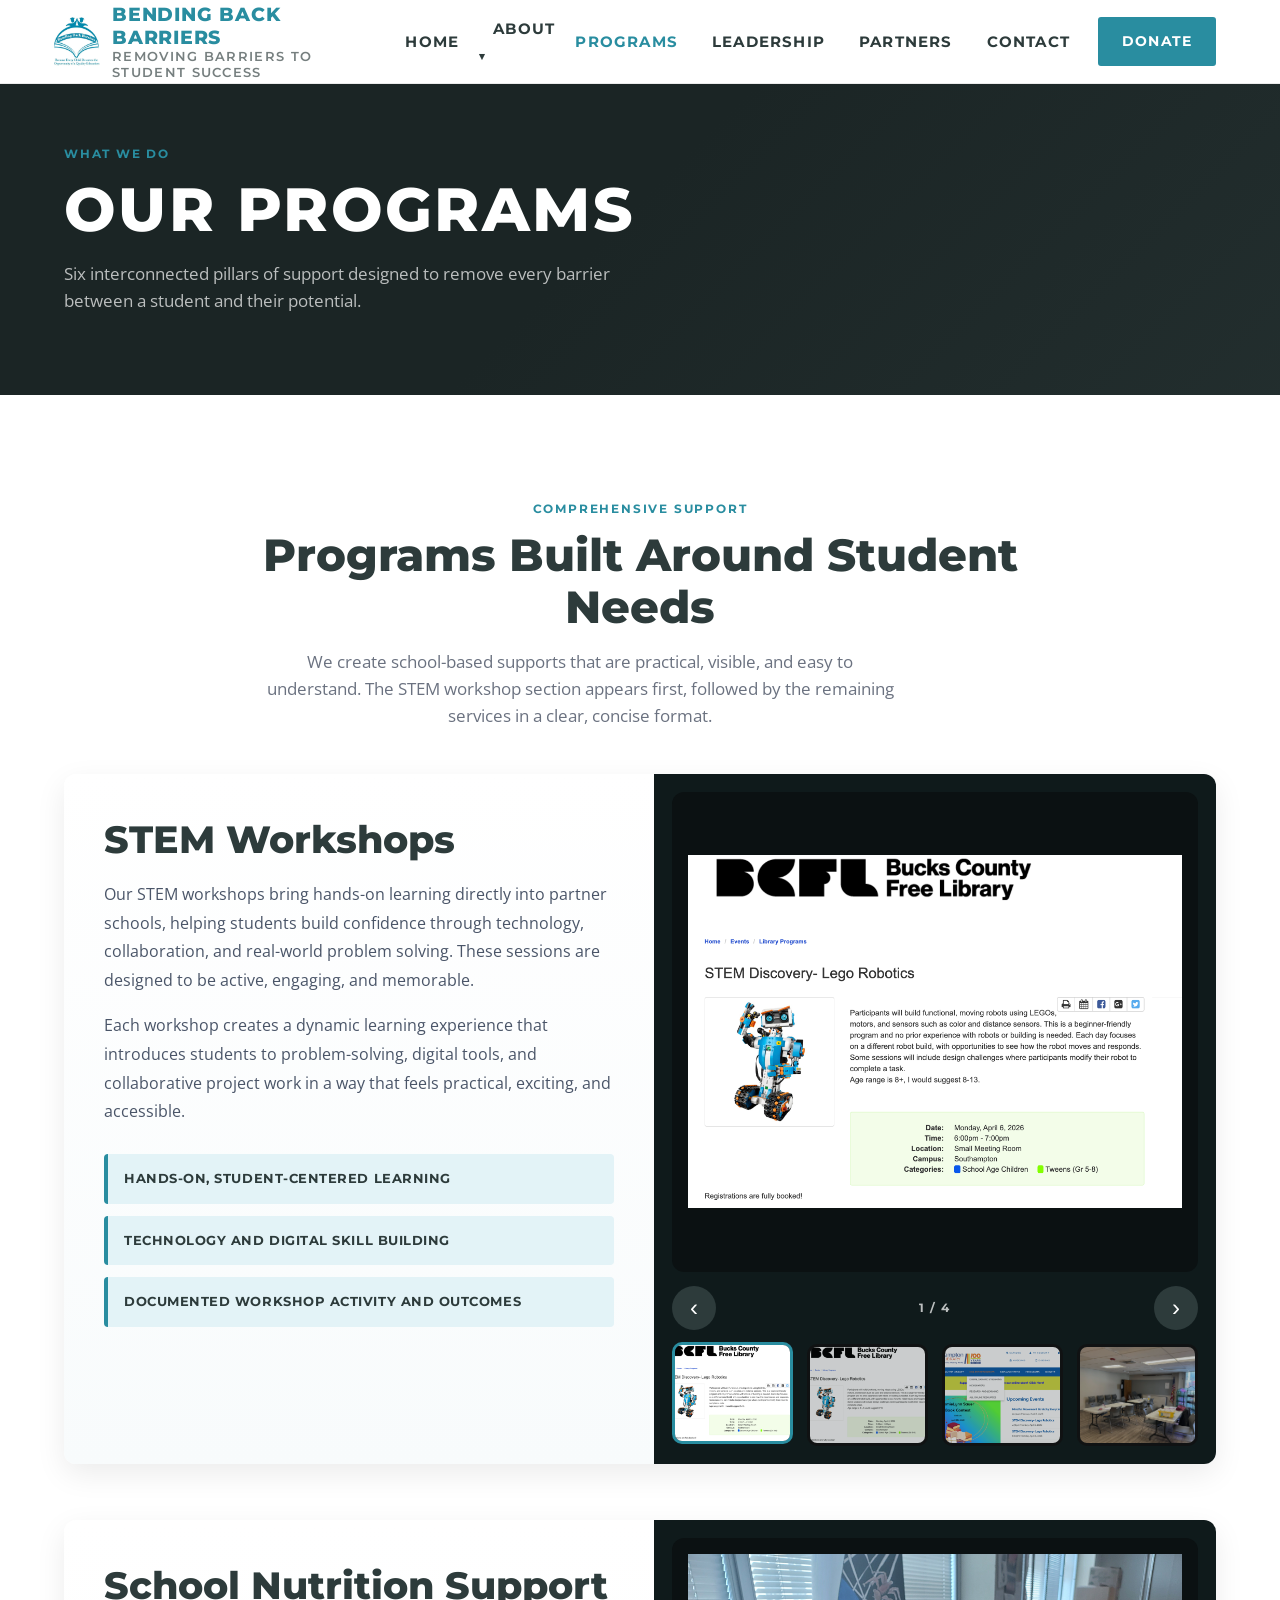
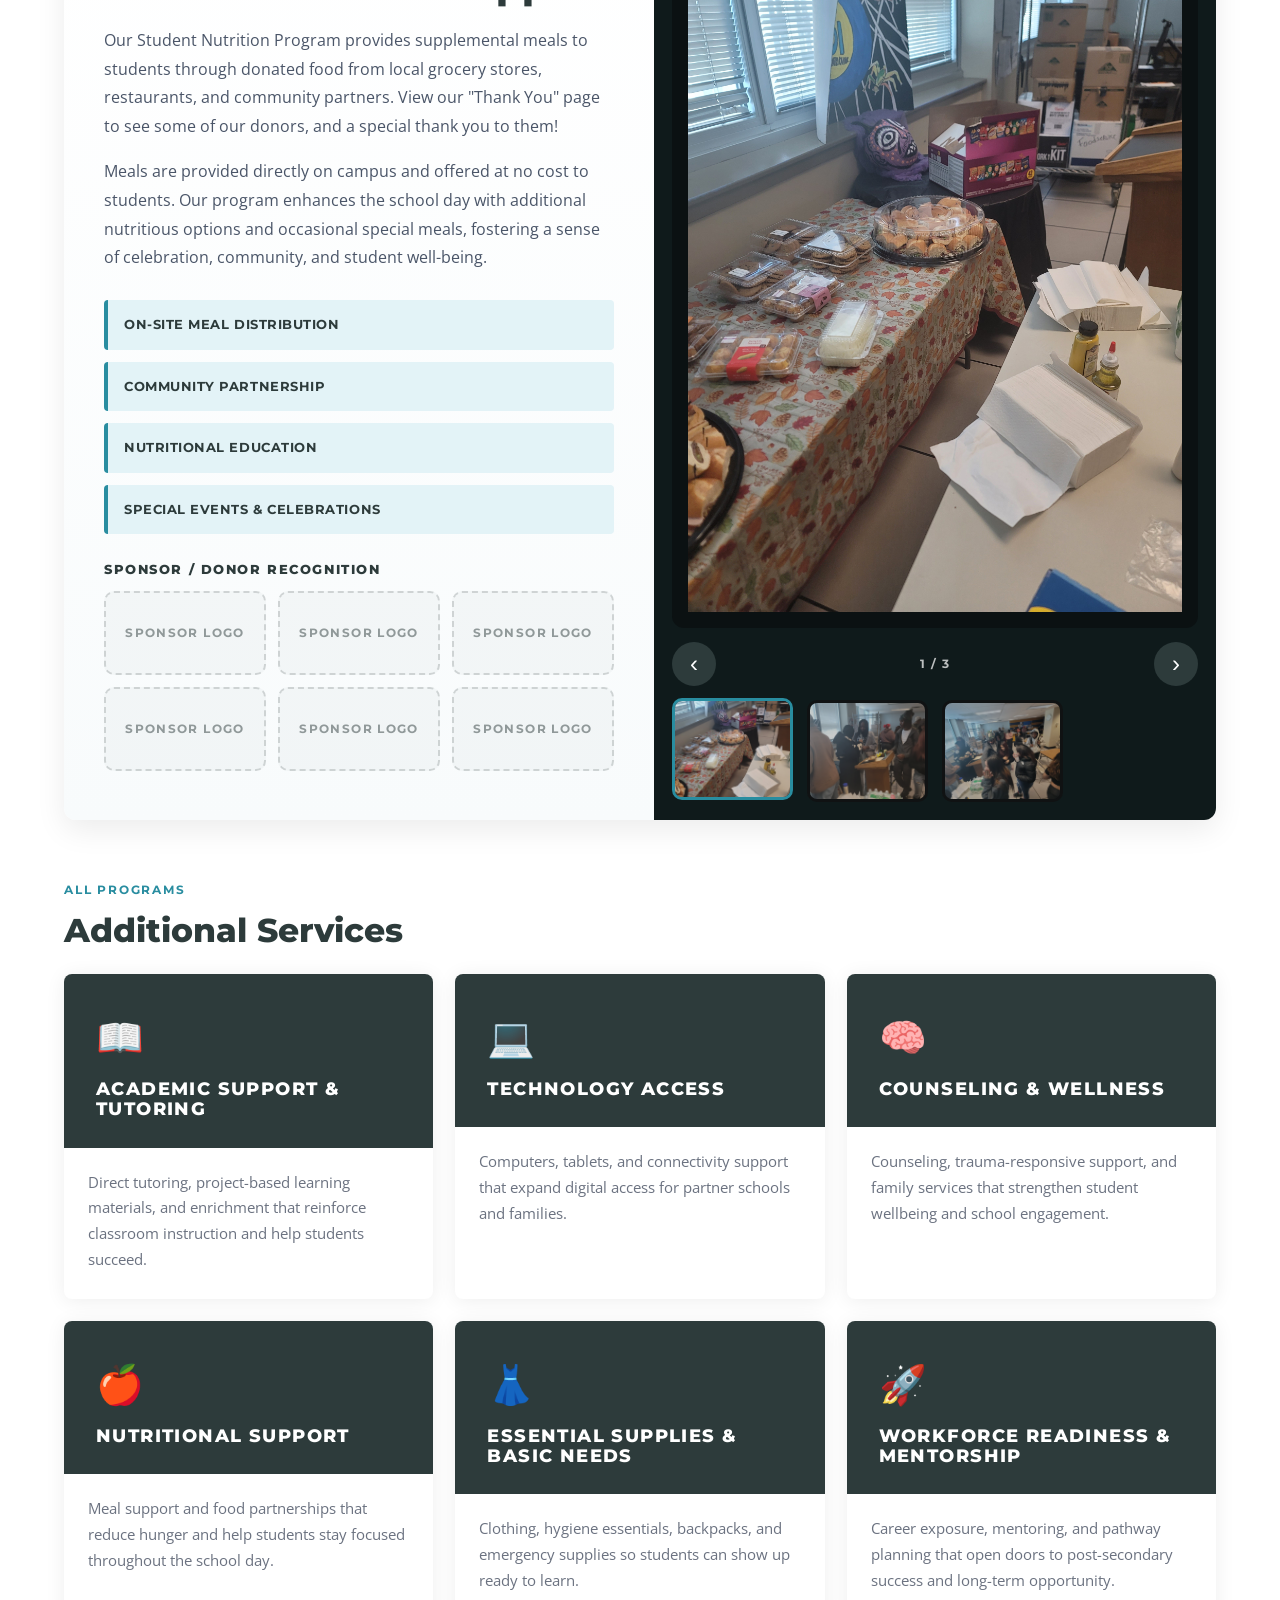
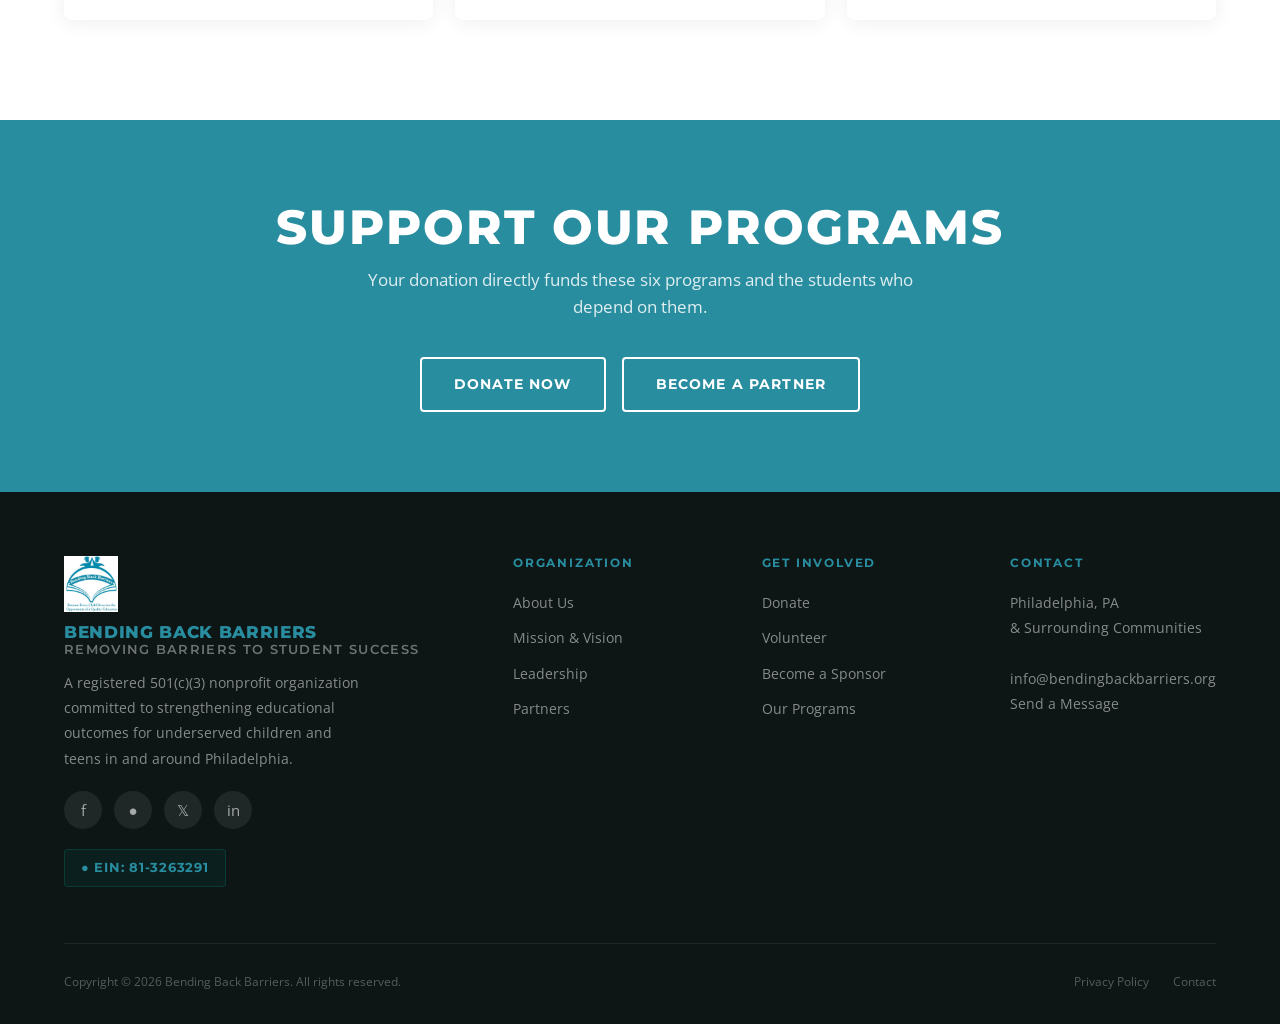
<file: programs.html>
<!DOCTYPE html>
<html lang="en">
<head>
  <meta charset="UTF-8" />
  <meta name="viewport" content="width=device-width, initial-scale=1.0" />
  <meta name="description" content="Explore Bending Back Barriers' six core programs — from academic support and technology access to counseling, nutrition, and workforce readiness." />
  <title>Programs | Bending Back Barriers</title>
  <link rel="preconnect" href="https://fonts.googleapis.com" />
  <link rel="preconnect" href="https://fonts.gstatic.com" crossorigin />
  <link href="https://fonts.googleapis.com/css2?family=Montserrat:wght@400;600;700;800;900&family=Open+Sans:wght@400;500;600&display=swap" rel="stylesheet" />
  <link rel="stylesheet" href="css/styles.css" />
  <link rel="icon" type="image/svg+xml" href="img/favicon.svg" />
</head>
<body>

  <!-- NAVIGATION -->
  <nav id="navbar">
    <a href="index.html" class="nav-logo">
      <img src="img/Bending-Back-Barriers-Logo.png" alt="Bending Back Barriers logo" class="nav-logo-img" />
      <div class="nav-logo-text">Bending Back Barriers<span>Removing Barriers to Student Success</span></div>
    </a>
    <ul class="nav-links">
      <li><a href="index.html">Home</a></li>
      <li class="nav-dropdown">
        <a href="about.html">About</a>
        <ul class="dropdown-menu">
          <li><a href="about.html#mission">Mission &amp; Vision</a></li>
          <li><a href="about.html#values">Our Values</a></li>
          <li><a href="about.html#story">Our Story</a></li>
        </ul>
      </li>
      <li><a href="programs.html" class="active">Programs</a></li>
      <li><a href="team.html">Leadership</a></li>
      <li><a href="partners.html">Partners</a></li>
      <li><a href="contact.html">Contact</a></li>
      <li><a href="donate.html" class="btn btn-gold">Donate</a></li>
    </ul>
    <button class="hamburger" id="hamburger" aria-label="Open menu">
      <span></span><span></span><span></span>
    </button>
  </nav>
  <nav class="mobile-nav" id="mobile-nav">
    <a href="index.html">Home</a>
    <a href="about.html">About</a>
    <a href="programs.html">Programs</a>
    <a href="team.html">Leadership</a>
    <a href="partners.html">Partners</a>
    <a href="contact.html">Contact</a>
    <a href="donate.html" class="btn btn-gold">Donate Now</a>
  </nav>

  <!-- PAGE HERO -->
  <section class="page-hero">
    <div class="container">
      <div class="page-hero-content">
        <span class="section-label">What We Do</span>
        <h1>Our Programs</h1>
        <p>Six interconnected pillars of support designed to remove every barrier between a student and their potential.</p>
      </div>
    </div>
  </section>

  <!-- PROGRAMS GRID -->
  <section class="programs-page">
    <div class="container">
      <div class="programs-intro">
        <span class="section-label">Comprehensive Support</span>
        <h2 class="section-title">Programs Built Around Student Needs</h2>
        <p class="section-sub">
          We create school-based supports that are practical, visible, and easy to understand.
          The STEM workshop section appears first, followed by the remaining services in a
          clear, concise format.
        </p>
      </div>

      <div class="featured-program">
        <div class="featured-program-copy">
          <h3>STEM Workshops</h3>
          <p>
            Our STEM workshops bring hands-on learning directly into partner schools, helping
            students build confidence through technology, collaboration, and real-world problem
            solving. These sessions are designed to be active, engaging, and memorable.
          </p>
          <p>
            Each workshop creates a dynamic learning experience that introduces students to
            problem-solving, digital tools, and collaborative project work in a way that feels
            practical, exciting, and accessible.
          </p>
          <div class="program-highlight-list">
            <div class="program-highlight-item">Hands-on, student-centered learning</div>
            <div class="program-highlight-item">Technology and digital skill building</div>
            <div class="program-highlight-item">Documented workshop activity and outcomes</div>
          </div>
        </div>

        <div class="featured-program-media">
          <div class="featured-carousel" data-carousel>
            <div class="carousel-stage">
              <img
                class="carousel-image"
                data-carousel-image
                src="img/STEM-Class1%20(1).png"
                alt="STEM workshop room"
              />
            </div>

            <div class="carousel-controls">
              <button type="button" class="carousel-arrow" data-carousel-prev aria-label="Previous slide">‹</button>
              <div class="carousel-counter" data-carousel-counter>1 / 4</div>
              <button type="button" class="carousel-arrow" data-carousel-next aria-label="Next slide">›</button>
            </div>

            <div class="carousel-thumbs" role="tablist" aria-label="STEM workshop images">
              <button type="button" class="carousel-thumb is-active" data-carousel-thumb="0" data-src="img/STEM-Class1%20(1).png" data-alt="STEM workshop room" aria-label="Show STEM workshop room" aria-selected="true">
                <img src="img/STEM-Class1%20(1).png" alt="" />
              </button>
              <button type="button" class="carousel-thumb" data-carousel-thumb="1" data-src="img/STEM-Class2%20(1).png" data-alt="STEM workshop presentation screen" aria-label="Show STEM presentation screen" aria-selected="false">
                <img src="img/STEM-Class2%20(1).png" alt="" />
              </button>
              <button type="button" class="carousel-thumb" data-carousel-thumb="2" data-src="img/sflWebsiteSS.png" data-alt="STEM workshop website screenshot" aria-label="Show STEM website screenshot" aria-selected="false">
                <img src="img/sflWebsiteSS.png" alt="" />
              </button>
              <button type="button" class="carousel-thumb" data-carousel-thumb="3" data-src="img/sfl_pic%20(1).jpg" data-alt="STEM workshop proof screenshot" aria-label="Show STEM proof screenshot" aria-selected="false">
                <img src="img/sfl_pic%20(1).jpg" alt="" />
              </button>
            </div>
          </div>
        </div>
      </div>

      <div class="featured-program">
        <div class="featured-program-copy">
          <h3>School Nutrition Support</h3>
          <p>
            Our Student Nutrition Program provides supplemental meals to students through donated
            food from local grocery stores, restaurants, and community partners. View our "Thank
            You" page to see some of our donors, and a special thank you to them!
          </p>
          <p>
            Meals are provided directly on campus and offered at no cost to students. Our program
            enhances the school day with additional nutritious options and occasional special meals,
            fostering a sense of celebration, community, and student well-being.
          </p>
          <div class="program-highlight-list">
            <div class="program-highlight-item">On-Site Meal Distribution</div>
            <div class="program-highlight-item">Community Partnership</div>
            <div class="program-highlight-item">Nutritional Education</div>
            <div class="program-highlight-item">Special Events &amp; Celebrations</div>
          </div>

          <div class="program-sponsor-block">
            <h4>Sponsor / Donor Recognition</h4>
            <div class="program-sponsor-grid">
              <div class="program-sponsor-box">Sponsor Logo</div>
              <div class="program-sponsor-box">Sponsor Logo</div>
              <div class="program-sponsor-box">Sponsor Logo</div>
              <div class="program-sponsor-box">Sponsor Logo</div>
              <div class="program-sponsor-box">Sponsor Logo</div>
              <div class="program-sponsor-box">Sponsor Logo</div>
            </div>
          </div>
        </div>

        <div class="featured-program-media">
          <div class="featured-carousel" data-carousel>
            <div class="carousel-stage">
              <img
                class="carousel-image"
                data-carousel-image
                src="img/food1.jpeg"
                alt="School nutrition meal service"
              />
            </div>

            <div class="carousel-controls">
              <button type="button" class="carousel-arrow" data-carousel-prev aria-label="Previous slide">‹</button>
              <div class="carousel-counter" data-carousel-counter>1 / 3</div>
              <button type="button" class="carousel-arrow" data-carousel-next aria-label="Next slide">›</button>
            </div>

            <div class="carousel-thumbs" role="tablist" aria-label="School nutrition images">
              <button
                type="button"
                class="carousel-thumb is-active"
                data-carousel-thumb="0"
                data-src="img/food1.jpeg"
                data-alt="School nutrition meal service"
                aria-label="Show school nutrition meal service"
                aria-selected="true"
              >
                <img src="img/food1.jpeg" alt="" />
              </button>
              <button
                type="button"
                class="carousel-thumb"
                data-carousel-thumb="1"
                data-src="img/food2.jpeg"
                data-alt="School nutrition distribution event"
                aria-label="Show nutrition distribution event"
                aria-selected="false"
              >
                <img src="img/food2.jpeg" alt="" />
              </button>
              <button
                type="button"
                class="carousel-thumb"
                data-carousel-thumb="2"
                data-src="img/food3.jpeg"
                data-alt="School nutrition partner meal"
                aria-label="Show community meal partnership"
                aria-selected="false"
              >
                <img src="img/food3.jpeg" alt="" />
              </button>
            </div>
          </div>
        </div>
      </div>

      <div class="programs-subhead">
        <span class="section-label">All Programs</span>
        <h3>Additional Services</h3>
      </div>

      <div class="programs-page-grid compact-grid">

        <div class="program-detail-card compact-card">
          <div class="program-detail-header">
            <div class="program-icon">📖</div>
            <h3>Academic Support &amp; Tutoring</h3>
          </div>
          <div class="program-detail-body">
            <p>
              Direct tutoring, project-based learning materials, and enrichment that reinforce
              classroom instruction and help students succeed.
            </p>
          </div>
        </div>

        <div class="program-detail-card compact-card">
          <div class="program-detail-header">
            <div class="program-icon">💻</div>
            <h3>Technology Access</h3>
          </div>
          <div class="program-detail-body">
            <p>
              Computers, tablets, and connectivity support that expand digital access for partner
              schools and families.
            </p>
          </div>
        </div>

        <div class="program-detail-card compact-card">
          <div class="program-detail-header">
            <div class="program-icon">🧠</div>
            <h3>Counseling &amp; Wellness</h3>
          </div>
          <div class="program-detail-body">
            <p>
              Counseling, trauma-responsive support, and family services that strengthen student
              wellbeing and school engagement.
            </p>
          </div>
        </div>

        <div class="program-detail-card compact-card">
          <div class="program-detail-header">
            <div class="program-icon">🍎</div>
            <h3>Nutritional Support</h3>
          </div>
          <div class="program-detail-body">
            <p>
              Meal support and food partnerships that reduce hunger and help students stay focused
              throughout the school day.
            </p>
          </div>
        </div>

        <div class="program-detail-card compact-card">
          <div class="program-detail-header">
            <div class="program-icon">👗</div>
            <h3>Essential Supplies &amp; Basic Needs</h3>
          </div>
          <div class="program-detail-body">
            <p>
              Clothing, hygiene essentials, backpacks, and emergency supplies so students can show
              up ready to learn.
            </p>
          </div>
        </div>

        <div class="program-detail-card compact-card">
          <div class="program-detail-header">
            <div class="program-icon">🚀</div>
            <h3>Workforce Readiness &amp; Mentorship</h3>
          </div>
          <div class="program-detail-body">
            <p>
              Career exposure, mentoring, and pathway planning that open doors to post-secondary
              success and long-term opportunity.
            </p>
          </div>
        </div>

      </div>
    </div>
  </section>

  <!-- CTA -->
  <section id="cta-banner">
    <div class="container">
      <h2>Support Our Programs</h2>
      <p>Your donation directly funds these six programs and the students who depend on them.</p>
      <div style="display:flex;gap:16px;justify-content:center;flex-wrap:wrap;">
        <a href="donate.html" class="btn btn-outline-navy">Donate Now</a>
        <a href="contact.html?interest=partner" class="btn btn-outline-navy">Become a Partner</a>
      </div>
    </div>
  </section>

  <!-- FOOTER -->
  <footer id="footer">
    <div class="container">
      <div class="footer-grid">
        <div class="footer-brand">
          <img src="img/Bending-Back-Barriers-Logo.png" alt="Bending Back Barriers logo" class="footer-logo-img" />
          <div class="nav-logo-text">Bending Back Barriers<span>Removing Barriers to Student Success</span></div>
          <p>A registered 501(c)(3) nonprofit organization committed to strengthening educational outcomes for underserved children and teens in and around Philadelphia.</p>
          <div class="footer-social">
            <a href="#" class="social-btn" aria-label="Facebook">f</a>
            <a href="#" class="social-btn" aria-label="Instagram">&#9679;</a>
            <a href="#" class="social-btn" aria-label="Twitter/X">𝕏</a>
            <a href="#" class="social-btn" aria-label="LinkedIn">in</a>
          </div>
          <div class="ein-badge">&#9679; EIN: 81-3263291</div>
        </div>
        <div class="footer-col">
          <h4>Organization</h4>
          <ul>
            <li><a href="about.html">About Us</a></li>
            <li><a href="about.html#mission">Mission &amp; Vision</a></li>
            <li><a href="team.html">Leadership</a></li>
            <li><a href="partners.html">Partners</a></li>
          </ul>
        </div>
        <div class="footer-col">
          <h4>Get Involved</h4>
          <ul>
            <li><a href="donate.html">Donate</a></li>
            <li><a href="contact.html?interest=volunteer">Volunteer</a></li>
            <li><a href="contact.html?interest=partner">Become a Sponsor</a></li>
            <li><a href="programs.html">Our Programs</a></li>
          </ul>
        </div>
        <div class="footer-col">
          <h4>Contact</h4>
          <address>
            Philadelphia, PA<br/>&amp; Surrounding Communities<br/><br/>
            <a href="mailto:info@bendingbackbarriers.org">info@bendingbackbarriers.org</a><br/>
            <a href="contact.html">Send a Message</a>
          </address>
        </div>
      </div>
      <div class="footer-bottom">
        <p>Copyright &copy; <span id="year"></span> Bending Back Barriers. All rights reserved.</p>
        <div class="footer-bottom-links">
          <a href="privacy.html">Privacy Policy</a>
          <a href="contact.html">Contact</a>
        </div>
      </div>
    </div>
  </footer>

  <script src="js/main.js"></script>
  <script>document.getElementById('year').textContent = new Date().getFullYear();</script>
</body>
</html>
</file>
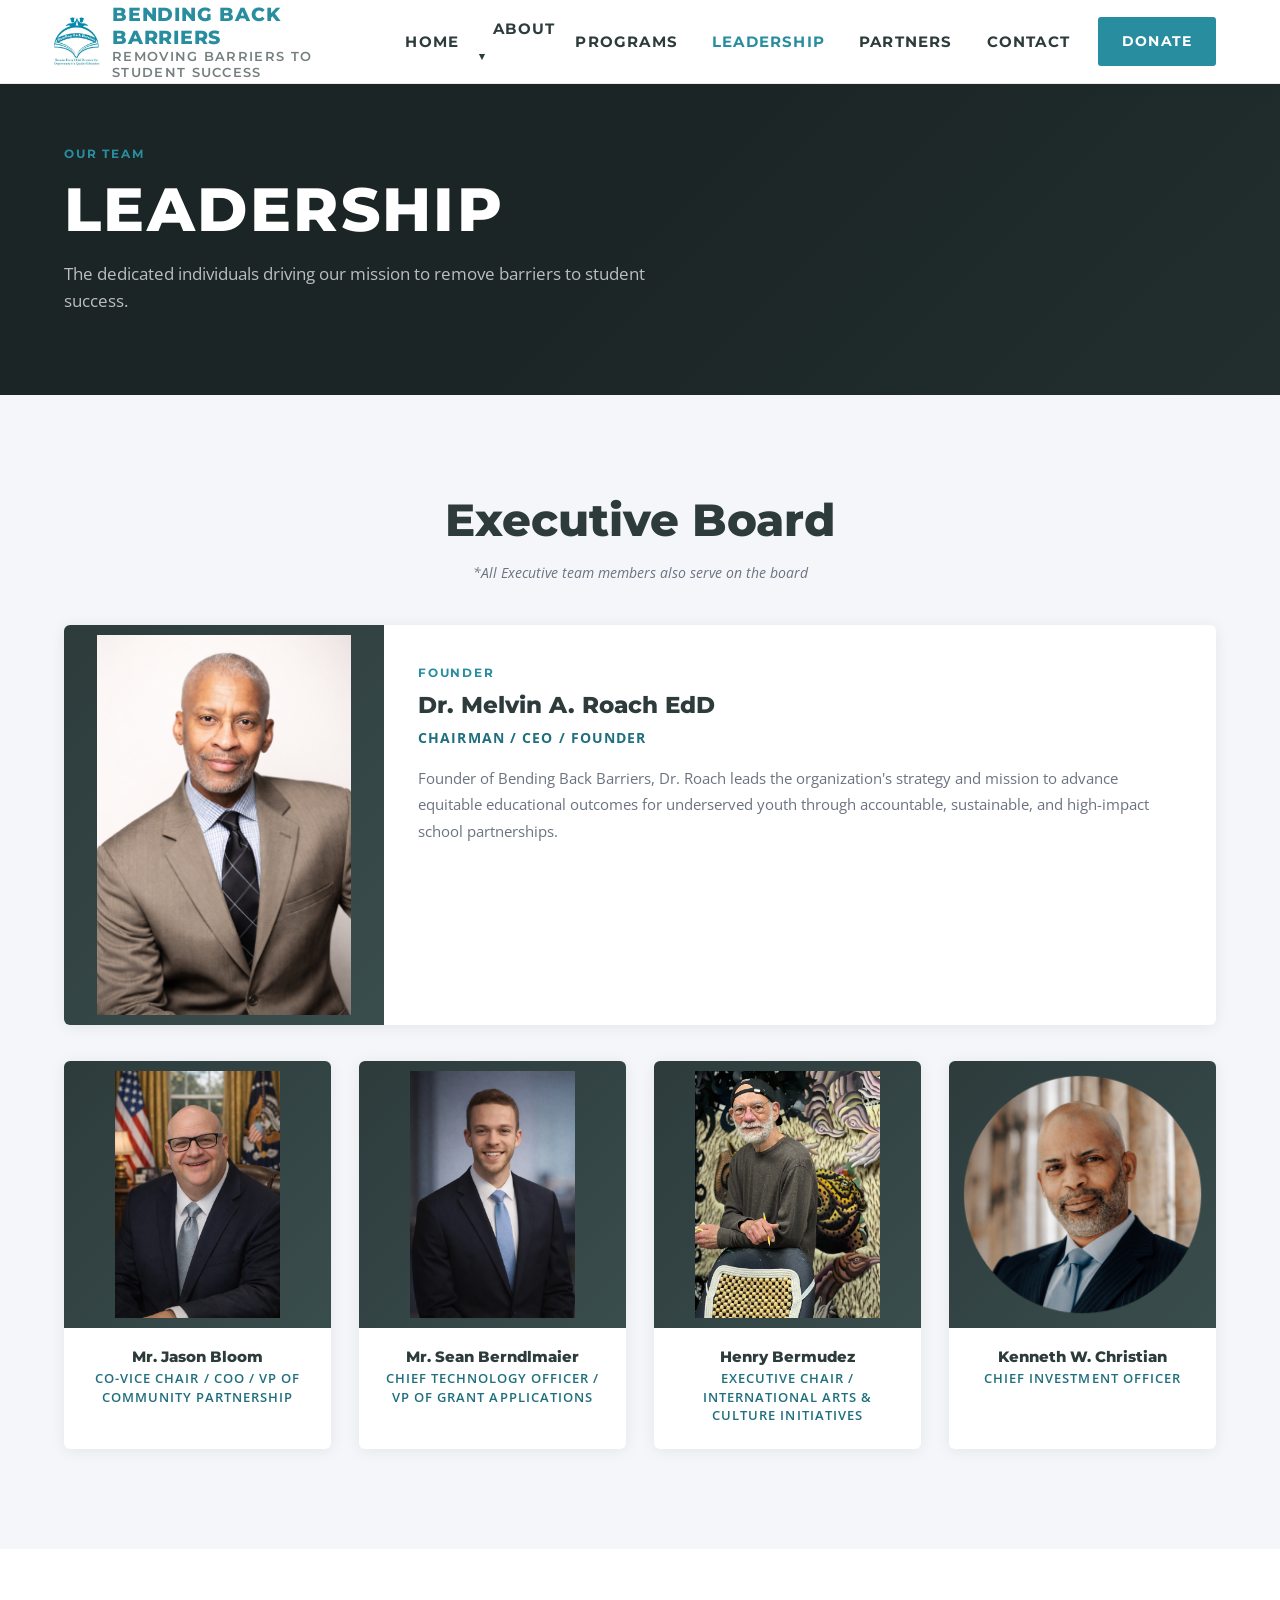
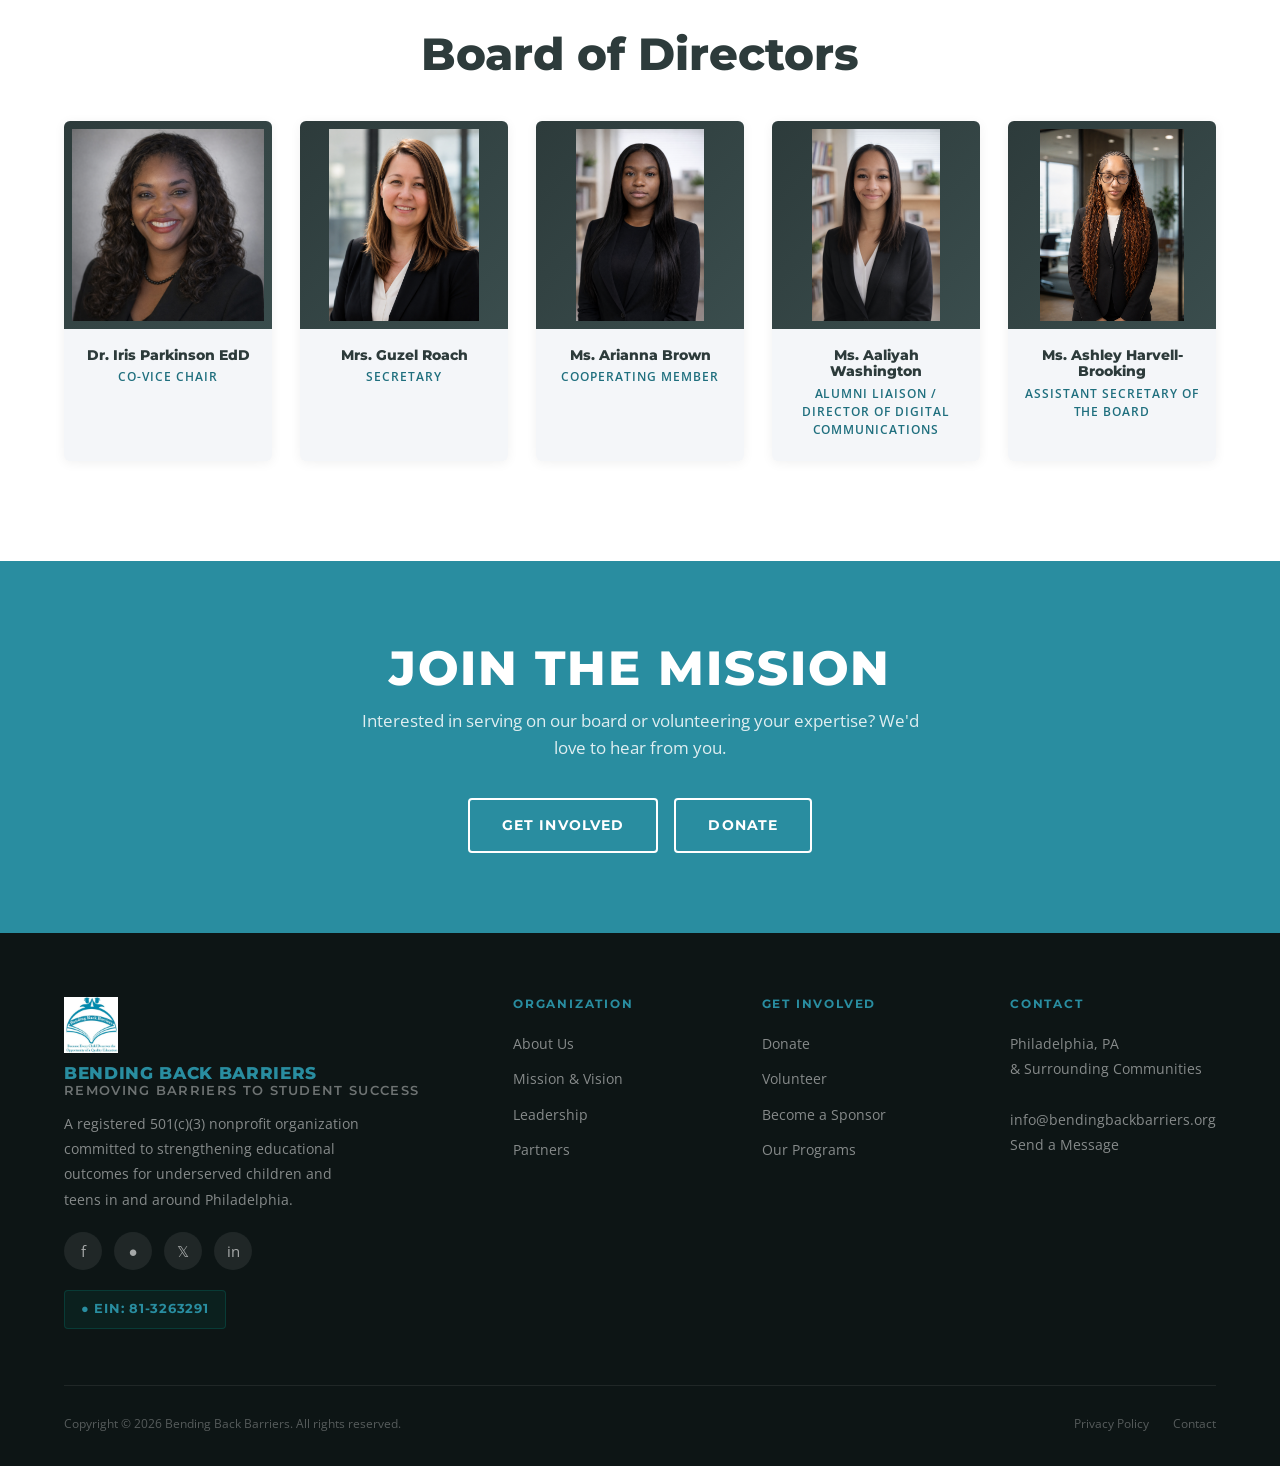
<file: team.html>
<!DOCTYPE html>
<html lang="en">
<head>
  <meta charset="UTF-8" />
  <meta name="viewport" content="width=device-width, initial-scale=1.0" />
  <meta name="description" content="Meet the leadership team behind Bending Back Barriers." />
  <title>Leadership | Bending Back Barriers</title>
  <link rel="preconnect" href="https://fonts.googleapis.com" />
  <link rel="preconnect" href="https://fonts.gstatic.com" crossorigin />
  <link href="https://fonts.googleapis.com/css2?family=Montserrat:wght@400;600;700;800;900&family=Open+Sans:wght@400;500;600&display=swap" rel="stylesheet" />
  <link rel="stylesheet" href="css/styles.css" />
  <link rel="icon" type="image/svg+xml" href="img/favicon.svg" />
  <style>
    .bio-modal-overlay {
      display: none;
      position: fixed;
      inset: 0;
      background: rgba(0,0,0,0.7);
      z-index: 2000;
      align-items: center;
      justify-content: center;
      padding: 24px;
    }
    .bio-modal-overlay.open { display: flex; }
    .bio-modal {
      background: var(--white);
      border-radius: 8px;
      max-width: 560px;
      width: 100%;
      padding: 40px;
      position: relative;
      max-height: 90vh;
      overflow-y: auto;
    }
    .bio-modal-close {
      position: absolute;
      top: 16px; right: 20px;
      background: none;
      border: none;
      font-size: 1.6rem;
      cursor: pointer;
      color: var(--gray);
      line-height: 1;
    }
    .bio-modal h3 {
      font-size: 1.3rem;
      color: var(--navy);
      margin-bottom: 4px;
    }
    .bio-modal .role {
      font-size: 0.8rem;
      text-transform: uppercase;
      letter-spacing: 0.1em;
      color: var(--gold-dark);
      font-weight: 700;
      margin-bottom: 20px;
    }
    .bio-modal p {
      color: var(--gray);
      font-size: 0.95rem;
      line-height: 1.8;
    }
    .team-card { cursor: pointer; }
  </style>
</head>
<body>

  <!-- NAVIGATION -->
  <nav id="navbar">
    <a href="index.html" class="nav-logo">
      <img src="img/Bending-Back-Barriers-Logo.png" alt="Bending Back Barriers logo" class="nav-logo-img" />
      <div class="nav-logo-text">Bending Back Barriers<span>Removing Barriers to Student Success</span></div>
    </a>
    <ul class="nav-links">
      <li><a href="index.html">Home</a></li>
      <li class="nav-dropdown">
        <a href="about.html">About</a>
        <ul class="dropdown-menu">
          <li><a href="about.html#mission">Mission &amp; Vision</a></li>
          <li><a href="about.html#values">Our Values</a></li>
          <li><a href="about.html#story">Our Story</a></li>
        </ul>
      </li>
      <li><a href="programs.html">Programs</a></li>
      <li><a href="team.html" class="active">Leadership</a></li>
      <li><a href="partners.html">Partners</a></li>
      <li><a href="contact.html">Contact</a></li>
      <li><a href="donate.html" class="btn btn-gold">Donate</a></li>
    </ul>
    <button class="hamburger" id="hamburger" aria-label="Open menu">
      <span></span><span></span><span></span>
    </button>
  </nav>
  <nav class="mobile-nav" id="mobile-nav">
    <a href="index.html">Home</a>
    <a href="about.html">About</a>
    <a href="programs.html">Programs</a>
    <a href="team.html">Leadership</a>
    <a href="partners.html">Partners</a>
    <a href="contact.html">Contact</a>
    <a href="donate.html" class="btn btn-gold">Donate Now</a>
  </nav>

  <!-- PAGE HERO -->
  <section class="page-hero">
    <div class="container">
      <div class="page-hero-content">
        <span class="section-label">Our Team</span>
        <h1>Leadership</h1>
        <p>The dedicated individuals driving our mission to remove barriers to student success.</p>
      </div>
    </div>
  </section>

  <!-- TEAM -->
  <section class="team-page">
    <div class="container">
      <div style="text-align:center;margin-bottom:16px;">
        <h2 class="section-title">Executive Board</h2>
        <p style="color:var(--gray);font-size:0.88rem;margin-top:8px;font-style:italic;">*All Executive team members also serve on the board</p>
      </div>

      <div class="founder-spotlight">
        <div class="team-card founder-card" onclick="openBio('Dr. Melvin A. Roach EdD', 'Chairman / CEO / Founder', 'Dr. Melvin Roach is the Founder, CEO, and Chairman of Bending Back Barriers, leading the organization\'s mission to advance equitable educational outcomes for underserved youth. He brings extensive experience in education, leadership development, and organizational strategy, guiding programs that address academic, social, and wellness needs through school partnerships and community-centered initiatives.\n\nDr. Roach provides strategic oversight and governance, ensuring the organization operates with accountability, sustainability, and measurable impact. His work focuses on dismantling systemic barriers to learning, fostering collaboration with schools and families, and designing programs that create lasting opportunities for at-risk students to succeed academically and socially.')">
          <div class="founder-photo-wrap">
            <div class="team-photo founder-photo"><img src="img/DrRoach.png" alt="Dr. Melvin A. Roach EdD" /></div>
          </div>
          <div class="founder-content">
            <span class="section-label">Founder</span>
            <h3>Dr. Melvin A. Roach EdD</h3>
            <p class="founder-role">Chairman / CEO / Founder</p>
            <p class="founder-summary">Founder of Bending Back Barriers, Dr. Roach leads the organization's strategy and mission to advance equitable educational outcomes for underserved youth through accountable, sustainable, and high-impact school partnerships.</p>
          </div>
        </div>
      </div>

      <div class="team-page-grid">
        <div class="team-card" onclick="openBio('Mr. Jason Bloom', 'Co-Vice Chair / COO / VP of Community Partnership', 'Jason serves as Co-Vice Chairman of the Board of Directors for Bending Back Barriers, bringing over fifteen years of experience in education, student advocacy, and systems-based leadership. He is committed to equity and access, supporting historically marginalized students through inclusive, trauma-informed, and learner-centered practices.\n\nWith a background in education, law, and policy, Jason contributes to nonprofit governance, strategic planning, and organizational oversight. He focuses on strengthening school partnerships, expanding student support services, and promoting sustainable educational pathways, helping Bending Back Barriers dismantle systemic barriers and create opportunities for at-risk youth.')">
          <div class="team-photo"><img src="img/BloomHeadshot.png" alt="Mr. Jason Bloom" /></div>
          <div class="team-info">
            <h4>Mr. Jason Bloom</h4>
            <p>Co-Vice Chair / COO / VP of Community Partnership</p>
          </div>
        </div>

        <div class="team-card" onclick="openBio('Mr. Sean Berndlmaier', 'Chief Technology Officer /  VP of Grant Applications', 'Sean serves as Chief Technology Officer of Bending Back Barriers, overseeing the organization\'s technology strategy, digital infrastructure, and operational systems. He ensures that technology supports organizational efficiency, data-driven decision-making, and scalable solutions to enhance programs for at-risk youth.\n\nWith expertise in information systems, digital innovation, and operations management, Sean leads cross-functional teams to implement secure, sustainable technology solutions. He is committed to leveraging technology to strengthen organizational impact, support staff, and advance Bending Back Barriers\' mission of expanding opportunities for underserved students.')">
          <div class="team-photo"><img src="img/SeanHeadshot.png" alt="Mr. Sean Berndlmaier" /></div>
          <div class="team-info">
            <h4>Mr. Sean Berndlmaier</h4>
            <p>Chief Technology Officer /<br>VP of Grant Applications</p>
          </div>
        </div>

        <div class="team-card" onclick="openBio('Henry Bermudez', 'Executive Chair / International Arts & Culture Initiatives', 'Henry Bermudez is an internationally recognized contemporary artist whose work explores identity, history, and cross-cultural dialogue through painting, installation, and public art. Born in Maracaibo, Venezuela, Bermudez has exhibited widely in the United States and abroad and has represented Venezuela on the international stage. His work draws from pre-Hispanic, Afro-Caribbean, Judeo-Christian, and contemporary visual traditions, reflecting a lifelong commitment to storytelling across cultures.\n\nAs International Arts & Cultural Initiatives Lead, Bermudez brings a global perspective to the organization\'s mission, leveraging his international experience, artistic networks, and community leadership. Based in Philadelphia, he is the co-director of HOUSEGallery1816 and an active educator and mentor, dedicated to expanding access to the arts and fostering meaningful cultural exchange at both local and international levels.')">
          <div class="team-photo"><img src="img/HenryBermudez_2023Portrait_jpg.jpg" alt="Henry Bermudez" /></div>
          <div class="team-info">
            <h4>Henry Bermudez</h4>
            <p>Executive Chair /<br>International Arts &amp; Culture Initiatives</p>
          </div>
        </div>

        <div class="team-card" onclick="openBio('Kenneth W. Christian', 'Chief Investment Officer', 'Kenneth W. Christian is a seasoned Investment Advisor Representative (IAR) and President of Maplewood Financial Group, bringing decades of experience in wealth management, retirement planning, college planning, and estate strategies. With a background spanning both public service and financial advising, he is committed to helping individuals, families, and professionals navigate complex financial decisions and build secure, confident futures.\n\nBefore entering financial services in 1999, Kenneth served as a Philadelphia firefighter from 1989 to 2000 and in the United States Navy from 1981 to 1989. Since transitioning into financial advising, he has guided hundreds of clients through market cycles, retirement transitions, and long-term wealth-building strategies. A certified college advisor partnered with college funding solutions, Kenneth has also been recognized nationally, including being featured in Kiplinger\'s 2019 Summer Issue as one of America\'s Retirement Experts and named a Five-Star Wealth Manager by Philadelphia Magazine.')">
          <div class="team-photo"><img src="img/Kenneth_Christian_Financial_Advisor_and_Coach_png.png" alt="Kenneth W. Christian" /></div>
          <div class="team-info">
            <h4>Kenneth W. Christian</h4>
            <p>Chief Investment Officer</p>
          </div>
        </div>
      </div>
    </div>
  </section>

  <!-- BIO MODAL -->
  <div class="bio-modal-overlay" id="bio-modal" onclick="closeBio(event)">
    <div class="bio-modal">
      <button class="bio-modal-close" onclick="closeBio()">&times;</button>
      <h3 id="bio-name"></h3>
      <div class="role" id="bio-role"></div>
      <p id="bio-text"></p>
    </div>
  </div>

  <!-- BOARD MEMBERS -->
  <section class="board-section">
    <div class="container">
      <div style="text-align:center;margin-bottom:40px;">
        <h2 class="section-title">Board of Directors</h2>
      </div>
      <div class="board-grid">

        <div class="board-card">
          <div class="board-photo"><img src="img/Iris.png" alt="Dr. Iris Parkinson EdD" /></div>
          <div class="board-info">
            <h4>Dr. Iris Parkinson EdD</h4>
            <p>Co-Vice Chair</p>
          </div>
        </div>

        <div class="board-card">
          <div class="board-photo"><img src="img/Ms RoachProf.png" alt="Mrs. Guzel Roach" /></div>
          <div class="board-info">
            <h4>Mrs. Guzel Roach</h4>
            <p>Secretary</p>
          </div>
        </div>

        <div class="board-card">
          <div class="board-photo"><img src="img/arianna.png" alt="Ms. Arianna Brown" /></div>
          <div class="board-info">
            <h4>Ms. Arianna Brown</h4>
            <p>Cooperating Member</p>
          </div>
        </div>

        <div class="board-card">
          <div class="board-photo"><img src="img/aaliyah.png" alt="Ms. Aaliyah Washington" /></div>
          <div class="board-info">
            <h4>Ms. Aaliyah Washington</h4>
            <p>Alumni Liaison /<br>Director of Digital Communications</p>
          </div>
        </div>

        <div class="board-card">
          <div class="board-photo"><img src="img/ashley.png" alt="Ms. Ashley Harvell-Brooking" /></div>
          <div class="board-info">
            <h4>Ms. Ashley Harvell-Brooking</h4>
            <p>Assistant Secretary of the Board</p>
          </div>
        </div>

      </div>
    </div>
  </section>

  <!-- CTA -->
  <section id="cta-banner">
    <div class="container">
      <h2>Join the Mission</h2>
      <p>Interested in serving on our board or volunteering your expertise? We'd love to hear from you.</p>
      <div style="display:flex;gap:16px;justify-content:center;flex-wrap:wrap;">
        <a href="contact.html?interest=volunteer" class="btn btn-outline-navy">Get Involved</a>
        <a href="donate.html" class="btn btn-outline-navy">Donate</a>
      </div>
    </div>
  </section>

  <!-- FOOTER -->
  <footer id="footer">
    <div class="container">
      <div class="footer-grid">
        <div class="footer-brand">
          <img src="img/Bending-Back-Barriers-Logo.png" alt="Bending Back Barriers logo" class="footer-logo-img" />
          <div class="nav-logo-text">Bending Back Barriers<span>Removing Barriers to Student Success</span></div>
          <p>A registered 501(c)(3) nonprofit organization committed to strengthening educational outcomes for underserved children and teens in and around Philadelphia.</p>
          <div class="footer-social">
            <a href="#" class="social-btn" aria-label="Facebook">f</a>
            <a href="#" class="social-btn" aria-label="Instagram">&#9679;</a>
            <a href="#" class="social-btn" aria-label="Twitter/X">𝕏</a>
            <a href="#" class="social-btn" aria-label="LinkedIn">in</a>
          </div>
          <div class="ein-badge">&#9679; EIN: 81-3263291</div>
        </div>
        <div class="footer-col">
          <h4>Organization</h4>
          <ul>
            <li><a href="about.html">About Us</a></li>
            <li><a href="about.html#mission">Mission &amp; Vision</a></li>
            <li><a href="team.html">Leadership</a></li>
            <li><a href="partners.html">Partners</a></li>
          </ul>
        </div>
        <div class="footer-col">
          <h4>Get Involved</h4>
          <ul>
            <li><a href="donate.html">Donate</a></li>
            <li><a href="contact.html?interest=volunteer">Volunteer</a></li>
            <li><a href="contact.html?interest=partner">Become a Sponsor</a></li>
            <li><a href="programs.html">Our Programs</a></li>
          </ul>
        </div>
        <div class="footer-col">
          <h4>Contact</h4>
          <address>
            Philadelphia, PA<br/>&amp; Surrounding Communities<br/><br/>
            <a href="mailto:info@bendingbackbarriers.org">info@bendingbackbarriers.org</a><br/>
            <a href="contact.html">Send a Message</a>
          </address>
        </div>
      </div>
      <div class="footer-bottom">
        <p>Copyright &copy; <span id="year"></span> Bending Back Barriers. All rights reserved.</p>
        <div class="footer-bottom-links">
          <a href="privacy.html">Privacy Policy</a>
          <a href="contact.html">Contact</a>
        </div>
      </div>
    </div>
  </footer>

  <script src="js/main.js"></script>
  <script>
    document.getElementById('year').textContent = new Date().getFullYear();

    function openBio(name, role, bio) {
      document.getElementById('bio-name').textContent = name;
      document.getElementById('bio-role').textContent = role;
      document.getElementById('bio-text').textContent = bio;
      document.getElementById('bio-modal').classList.add('open');
      document.body.style.overflow = 'hidden';
    }

    function closeBio(e) {
      if (!e || e.target === document.getElementById('bio-modal') || e.currentTarget.tagName === 'BUTTON') {
        document.getElementById('bio-modal').classList.remove('open');
        document.body.style.overflow = '';
      }
    }
  </script>
</body>
</html>
</file>
<file: css/styles.css>
/* =============================================
   BENDING BACK BARRIERS — Main Stylesheet
   Inspired by vonmiller.org layout
   ============================================= */

/* --- Reset & Base --- */
*, *::before, *::after {
  box-sizing: border-box;
  margin: 0;
  padding: 0;
}

:root {
  /* Brand palette: Teal · White · Charcoal */
  --teal:          #298da0;
  --teal-dark:     #1f6f7e;
  --teal-light:    #e3f3f7;
  --charcoal:      #2D3B3B;
  --charcoal-dark: #1B2525;
  --charcoal-mid:  #3A4D4D;
  /* Legacy aliases — existing var() references resolve to new brand colors */
  --navy:      #2D3B3B;
  --navy-dark: #1B2525;
  --gold:      #298da0;
  --gold-dark: #1f6f7e;
  --white:   #ffffff;
  --light:   #f4f6f9;
  --gray:    #6b7280;
  --dark:    #1c1c1e;
  --font-heading: 'Montserrat', sans-serif;
  --font-body:    'Open Sans', sans-serif;
}

html { scroll-behavior: smooth; }

body {
  font-family: var(--font-body);
  color: var(--dark);
  background: var(--white);
  line-height: 1.6;
}

img { max-width: 100%; height: auto; display: block; }
a  { text-decoration: none; color: inherit; }
ul { list-style: none; }

/* --- Typography --- */
h1, h2, h3, h4, h5 {
  font-family: var(--font-heading);
  font-weight: 800;
  line-height: 1.15;
}

/* --- Utility --- */
.container {
  width: 90%;
  max-width: 1200px;
  margin: 0 auto;
}

.btn {
  display: inline-block;
  padding: 14px 32px;
  border-radius: 4px;
  font-family: var(--font-heading);
  font-weight: 700;
  font-size: 0.9rem;
  letter-spacing: 0.08em;
  text-transform: uppercase;
  cursor: pointer;
  transition: background 0.25s, color 0.25s, transform 0.15s;
  border: 2px solid transparent;
}
.btn:hover { transform: translateY(-2px); }

.btn-gold {
  background: var(--teal);
  color: var(--white);
  border-color: var(--teal);
}
.btn-gold:hover { background: var(--teal-dark); border-color: var(--teal-dark); }

.btn-outline-white {
  background: transparent;
  color: var(--white);
  border-color: var(--white);
}
.btn-outline-white:hover { background: var(--white); color: var(--charcoal-dark); }

.btn-outline-navy {
  background: transparent;
  color: var(--charcoal);
  border-color: var(--charcoal);
}
.btn-outline-navy:hover { background: var(--charcoal); color: var(--white); }

.section-label {
  display: inline-block;
  font-family: var(--font-heading);
  font-size: 0.75rem;
  font-weight: 700;
  letter-spacing: 0.15em;
  text-transform: uppercase;
  color: var(--teal);
  margin-bottom: 12px;
}

.section-title {
  font-size: clamp(1.8rem, 4vw, 2.8rem);
  color: var(--charcoal);
  margin-bottom: 16px;
}

.section-title.light { color: var(--white); }

.section-sub {
  font-size: 1.05rem;
  color: var(--gray);
  max-width: 640px;
  margin-bottom: 40px;
}

.section-sub.light { color: rgba(255,255,255,0.8); }

/* =============================================
   NAVIGATION
   ============================================= */
#navbar {
  position: fixed;
  top: 0; left: 0; right: 0;
  z-index: 1000;
  background: var(--white);
  border-bottom: 1px solid rgba(0,0,0,0.08);
  padding: 0 5%;
  height: 84px;
  display: flex;
  align-items: center;
  justify-content: space-between;
  transition: box-shadow 0.3s;
}

#navbar.scrolled {
  box-shadow: 0 2px 20px rgba(0,0,0,0.1);
}

.nav-logo {
  display: flex;
  align-items: center;
  gap: 12px;
  margin-left: -12px;
}

.nav-logo-img {
  height: 50px;
  width: auto;
  object-fit: contain;
}

.nav-logo-text {
  font-family: var(--font-heading);
  font-weight: 800;
  font-size: 1.2rem;
  color: var(--teal);
  line-height: 1.2;
  text-transform: uppercase;
  letter-spacing: 0.04em;
}

.nav-logo-text span {
  display: block;
  color: var(--charcoal);
  font-size: 0.82rem;
  letter-spacing: 0.1em;
  font-weight: 600;
  opacity: 0.65;
}

.nav-links {
  display: flex;
  align-items: center;
  gap: 6px;
}

.nav-links a {
  color: var(--charcoal);
  font-family: var(--font-heading);
  font-size: 0.94rem;
  font-weight: 700;
  letter-spacing: 0.08em;
  text-transform: uppercase;
  padding: 10px 14px;
  border-radius: 3px;
  transition: color 0.2s, background 0.2s;
}

.nav-links a:hover,
.nav-links a.active { color: var(--teal); }

.nav-links .btn-gold {
  padding: 11px 22px;
  font-size: 0.9rem;
  margin-left: 8px;
  color: var(--white) !important;
}

/* Dropdown */
.nav-dropdown {
  position: relative;
}
.nav-dropdown > a::after {
  content: ' ▾';
  font-size: 0.7rem;
}
.dropdown-menu {
  display: none;
  position: absolute;
  top: 100%;
  left: 0;
  background: var(--white);
  min-width: 200px;
  border-top: 3px solid var(--teal);
  box-shadow: 0 8px 24px rgba(0,0,0,0.12);
  z-index: 100;
}
.nav-dropdown:hover .dropdown-menu { display: block; }
.dropdown-menu a {
  display: block;
  padding: 12px 20px;
  font-size: 0.78rem;
  color: var(--charcoal);
  border-bottom: 1px solid rgba(0,0,0,0.06);
}
.dropdown-menu a:hover { background: var(--teal-light); color: var(--teal-dark); }

/* Hamburger */
.hamburger {
  display: none;
  flex-direction: column;
  gap: 5px;
  cursor: pointer;
  background: none;
  border: none;
  padding: 4px;
}
.hamburger span {
  width: 26px;
  height: 2px;
  background: var(--charcoal);
  border-radius: 2px;
  transition: all 0.3s;
}

/* Mobile nav */
.mobile-nav {
  display: none;
  position: fixed;
  top: 84px; left: 0; right: 0; bottom: 0;
  background: var(--charcoal-dark);
  z-index: 999;
  overflow-y: auto;
  padding: 24px 5%;
  flex-direction: column;
  gap: 4px;
}
.mobile-nav.open { display: flex; }
.mobile-nav a {
  color: var(--white);
  font-family: var(--font-heading);
  font-size: 1rem;
  font-weight: 700;
  text-transform: uppercase;
  letter-spacing: 0.08em;
  padding: 14px 0;
  border-bottom: 1px solid rgba(255,255,255,0.1);
}
.mobile-nav a:hover { color: var(--teal); }
.mobile-nav .btn-gold { margin-top: 20px; text-align: center; border-bottom: none; }

/* =============================================
   HERO
   ============================================= */
#hero {
  position: relative;
  min-height: 100vh;
  display: flex;
  align-items: center;
  background: var(--navy-dark);
  overflow: hidden;
}

.hero-bg {
  position: absolute;
  inset: 0;
  background-image: url('../img/hero-bg.jpg');
  background-size: cover;
  background-position: center;
  opacity: 0.22;
}

.hero-overlay {
  position: absolute;
  inset: 0;
  background: linear-gradient(135deg, var(--charcoal-dark) 45%, rgba(27,37,37,0.45) 100%);
}

.hero-content {
  position: relative;
  z-index: 2;
  padding: 120px 0 80px;
}

.hero-eyebrow {
  display: inline-flex;
  align-items: center;
  gap: 10px;
  font-family: var(--font-heading);
  font-size: 0.75rem;
  font-weight: 700;
  letter-spacing: 0.18em;
  text-transform: uppercase;
  color: var(--gold);
  margin-bottom: 20px;
}

.hero-eyebrow::before {
  content: '';
  width: 36px;
  height: 2px;
  background: var(--teal);
}

.hero-title {
  font-size: clamp(2.4rem, 7vw, 5.5rem);
  color: var(--white);
  text-transform: uppercase;
  letter-spacing: 0.02em;
  margin-bottom: 12px;
  max-width: 820px;
}

.hero-title .accent { color: var(--teal); }

.hero-subtitle {
  font-size: clamp(1rem, 2.5vw, 1.25rem);
  color: rgba(255,255,255,0.8);
  max-width: 580px;
  margin-bottom: 40px;
  font-weight: 400;
}

.hero-actions {
  display: flex;
  flex-wrap: wrap;
  gap: 16px;
}

.hero-stats {
  position: relative;
  z-index: 2;
  display: flex;
  gap: 48px;
  padding: 40px 0 80px;
  flex-wrap: wrap;
}

.hero-stat {
  text-align: left;
}

.hero-stat-number {
  font-family: var(--font-heading);
  font-size: 2.8rem;
  font-weight: 800;
  color: var(--teal);
  line-height: 1;
}

.hero-stat-label {
  font-size: 0.8rem;
  color: rgba(255,255,255,0.65);
  text-transform: uppercase;
  letter-spacing: 0.1em;
  font-weight: 600;
  margin-top: 4px;
}

/* =============================================
   HOW CAN YOU HELP
   ============================================= */
#help {
  background: var(--charcoal);
  padding: 80px 0;
}

.help-header {
  text-align: center;
  margin-bottom: 56px;
}

.help-header .section-title { color: var(--white); }
.help-header .section-label { font-size: 0.8rem; }

.help-header h2 {
  font-size: clamp(2rem, 5vw, 3.5rem);
  color: var(--white);
  text-transform: uppercase;
  letter-spacing: 0.04em;
}

.help-grid {
  display: grid;
  grid-template-columns: repeat(auto-fit, minmax(240px, 1fr));
  gap: 18px;
}

.help-card {
  background: var(--charcoal-dark);
  padding: 34px 24px;
  text-align: center;
  border: 1px solid rgba(255,255,255,0.12);
  transition: background 0.3s, color 0.3s, transform 0.25s, box-shadow 0.25s;
  display: flex;
  flex-direction: column;
  align-items: center;
  justify-content: center;
  gap: 22px;
  aspect-ratio: 1 / 1;
  min-height: 250px;
  position: relative;
  overflow: hidden;
}

.help-card::after {
  content: '';
  position: absolute;
  width: 120px;
  height: 120px;
  right: -70px;
  top: -70px;
  background: rgba(255,255,255,0.08);
  transform: rotate(45deg);
  transition: opacity 0.3s;
  opacity: 0;
}

.help-card:hover {
  background: var(--teal);
  transform: translateY(-6px);
  box-shadow: 0 18px 36px rgba(0, 0, 0, 0.28);
}

.help-card:hover::after {
  opacity: 1;
}

.help-icon {
  width: 86px;
  height: 86px;
  border: 3px solid rgba(255,255,255,0.95);
  border-radius: 8px;
  display: flex;
  align-items: center;
  justify-content: center;
  font-family: var(--font-heading);
  font-size: 0.7rem;
  font-weight: 800;
  letter-spacing: 0.12em;
  text-transform: uppercase;
  color: rgba(255,255,255,0.95);
  flex-shrink: 0;
}

.help-card h3 {
  font-size: clamp(1.65rem, 2.8vw, 2.55rem);
  color: var(--white);
  text-transform: uppercase;
  letter-spacing: 0.03em;
  line-height: 1.12;
}

/* =============================================
   ABOUT / MISSION
   ============================================= */
#about {
  padding: 100px 0;
  background: var(--white);
}

.about-grid {
  display: grid;
  grid-template-columns: 1fr 1fr;
  gap: 80px;
  align-items: center;
}

.about-image-wrap {
  position: relative;
}

.about-image-wrap::before {
  content: '';
  position: absolute;
  top: -20px;
  left: -20px;
  right: 20px;
  bottom: 20px;
  border: 4px solid var(--teal);
  z-index: 0;
  border-radius: 4px;
}

.about-image-wrap img,
.about-image-placeholder {
  position: relative;
  z-index: 1;
  width: 100%;
  border-radius: 4px;
}

.about-image-placeholder {
  aspect-ratio: 4/3;
  background: linear-gradient(135deg, var(--charcoal) 0%, var(--charcoal-dark) 100%);
  display: flex;
  flex-direction: column;
  align-items: center;
  justify-content: center;
  color: var(--white);
  font-family: var(--font-heading);
  font-size: 0.85rem;
  text-transform: uppercase;
  letter-spacing: 0.1em;
  gap: 12px;
  opacity: 0.9;
}

.about-image-placeholder span { font-size: 3rem; }

.about-text .section-label { margin-bottom: 8px; }

.about-text h2 {
  font-size: clamp(1.8rem, 3.5vw, 2.6rem);
  color: var(--charcoal);
  margin-bottom: 20px;
}

.about-text p {
  color: #4a5568;
  margin-bottom: 16px;
  font-size: 1rem;
}

.about-text .btn { margin-top: 12px; }

/* Mission / Vision cards */
.mv-grid {
  display: grid;
  grid-template-columns: 1fr 1fr;
  gap: 24px;
  margin-top: 40px;
}

.mv-card {
  background: var(--teal-light);
  border-left: 5px solid var(--teal);
  padding: 28px 28px;
  border-radius: 0 4px 4px 0;
}

.mv-card h4 {
  font-size: 0.75rem;
  text-transform: uppercase;
  letter-spacing: 0.15em;
  color: var(--teal-dark);
  margin-bottom: 10px;
}

.mv-card p {
  font-size: 0.9rem;
  color: #4a5568;
  line-height: 1.7;
  margin: 0;
}

/* =============================================
   IMPACT NUMBERS
   ============================================= */
#impact {
  background: var(--charcoal-dark);
  padding: 80px 0;
}

.impact-header {
  text-align: center;
  margin-bottom: 56px;
}

.impact-grid {
  display: grid;
  grid-template-columns: repeat(auto-fit, minmax(200px, 1fr));
  gap: 32px;
  text-align: center;
}

.impact-item {
  padding: 32px 16px;
  border: 1px solid rgba(255,255,255,0.1);
  border-radius: 4px;
  transition: border-color 0.3s;
}

.impact-item:hover { border-color: var(--teal); }

.impact-number {
  font-family: var(--font-heading);
  font-size: 3rem;
  font-weight: 800;
  color: var(--teal);
  line-height: 1;
  margin-bottom: 8px;
}

.impact-label {
  font-size: 0.85rem;
  color: rgba(255,255,255,0.7);
  text-transform: uppercase;
  letter-spacing: 0.12em;
  font-weight: 600;
}

/* =============================================
   PROGRAMS
   ============================================= */
#programs {
  padding: 100px 0;
  background: var(--light);
}

.programs-header {
  text-align: center;
  margin-bottom: 60px;
}

.programs-header .section-sub { margin: 0 auto 40px; }

.programs-grid {
  display: grid;
  grid-template-columns: repeat(auto-fit, minmax(300px, 1fr));
  gap: 28px;
}

.program-card {
  background: var(--white);
  border-radius: 6px;
  overflow: hidden;
  box-shadow: 0 2px 16px rgba(0,0,0,0.07);
  transition: transform 0.3s, box-shadow 0.3s;
}

.program-card:hover {
  transform: translateY(-6px);
  box-shadow: 0 12px 32px rgba(0,0,0,0.13);
}

.program-card-top {
  height: 5px;
  background: var(--teal);
}

.program-card-body {
  padding: 32px 28px 36px;
}

.program-icon {
  font-size: 2.2rem;
  margin-bottom: 16px;
}

.program-card h3 {
  font-size: 1.1rem;
  color: var(--charcoal);
  margin-bottom: 12px;
  text-transform: uppercase;
  letter-spacing: 0.06em;
}

.program-card p {
  font-size: 0.9rem;
  color: var(--gray);
  line-height: 1.75;
}

/* =============================================
   INFO CARDS (Impact / Need / Why — like vonmiller)
   ============================================= */
#info-cards {
  padding: 100px 0 110px;
  background: var(--charcoal-dark);
}

.info-cards-header {
  text-align: left;
  margin-bottom: 54px;
}

.info-cards-header .section-title {
  color: var(--white);
}

.info-cards-grid {
  display: grid;
  grid-template-columns: repeat(3, 1fr);
  gap: 48px;
}

.info-card {
  padding: 0;
  text-align: left;
}

.info-image-placeholder {
  width: 100%;
  aspect-ratio: 16 / 9;
  margin-bottom: 24px;
  background: linear-gradient(135deg, rgba(255,255,255,0.18), rgba(255,255,255,0.07));
  border: 1px solid rgba(255,255,255,0.18);
  color: rgba(255,255,255,0.78);
  display: flex;
  align-items: center;
  justify-content: center;
  font-family: var(--font-heading);
  font-weight: 700;
  font-size: 0.75rem;
  letter-spacing: 0.1em;
  text-transform: uppercase;
}

.info-card h3 {
  font-size: 2.2rem;
  color: var(--white);
  text-transform: uppercase;
  letter-spacing: 0.03em;
  margin-bottom: 20px;
}

.info-card p {
  font-size: 1.04rem;
  color: rgba(255,255,255,0.88);
  line-height: 1.55;
  margin-bottom: 0;
  max-width: 98%;
}

/* =============================================
   TEAM SECTION
   ============================================= */
#team-preview {
  padding: 100px 0;
  background: var(--light);
}

.team-header {
  text-align: center;
  margin-bottom: 60px;
}

.team-grid {
  display: grid;
  grid-template-columns: repeat(auto-fit, minmax(220px, 1fr));
  gap: 28px;
}

.team-card {
  background: var(--white);
  border-radius: 6px;
  overflow: hidden;
  text-align: center;
  box-shadow: 0 2px 16px rgba(0,0,0,0.07);
  transition: transform 0.3s;
}

.team-card:hover { transform: translateY(-4px); }

.team-photo {
  width: 100%;
  aspect-ratio: 1;
  background: linear-gradient(135deg, var(--charcoal) 0%, var(--charcoal-mid) 100%);
  display: flex;
  align-items: center;
  justify-content: center;
  font-size: 3.5rem;
  color: rgba(255,255,255,0.3);
}

.team-photo img {
  width: 100%;
  height: 100%;
  object-fit: contain;
  object-position: center top;
  padding: 10px;
  box-sizing: border-box;
  display: block;
}

.team-info {
  padding: 20px 16px 24px;
}

.team-info h4 {
  font-size: 0.95rem;
  color: var(--charcoal);
  margin-bottom: 4px;
}

.team-info p {
  font-size: 0.8rem;
  color: var(--teal-dark);
  text-transform: uppercase;
  letter-spacing: 0.08em;
  font-weight: 600;
  line-height: 1.45;
}

/* =============================================
   PARTNERS / SPONSORS
   ============================================= */
#partners {
  padding: 80px 0;
  background: var(--charcoal-dark);
}

.partners-header {
  text-align: center;
  margin-bottom: 48px;
}

.partners-header h2 {
  font-size: 0.85rem;
  color: var(--charcoal);
  font-weight: 700;
  letter-spacing: 0.2em;
  text-transform: uppercase;
  color: rgba(255,255,255,0.5);
}

.partners-header h2 span {
  color: var(--teal);
}

.partners-logos {
  display: flex;
  flex-wrap: wrap;
  gap: 24px;
  justify-content: center;
  align-items: center;
}

.partner-badge {
  background: rgba(255,255,255,0.06);
  border: 1px solid rgba(255,255,255,0.1);
  border-radius: 6px;
  padding: 20px 36px;
  font-family: var(--font-heading);
  font-size: 0.85rem;
  font-weight: 700;
  color: rgba(255,255,255,0.6);
  letter-spacing: 0.05em;
  text-transform: uppercase;
  transition: background 0.3s, color 0.3s;
}

.partner-badge:hover {
  background: rgba(0,137,123,0.15);
  color: var(--teal);
  border-color: var(--teal);
}

/* =============================================
   CTA BANNER
   ============================================= */
#cta-banner {
  background: var(--teal);
  padding: 80px 0;
  text-align: center;
}

#cta-banner h2 {
  font-size: clamp(1.8rem, 4vw, 3rem);
  color: var(--white);
  text-transform: uppercase;
  letter-spacing: 0.04em;
  margin-bottom: 12px;
}

#cta-banner p {
  font-size: 1.05rem;
  color: rgba(255,255,255,0.85);
  max-width: 560px;
  margin: 0 auto 36px;
}

/* On teal banner, outline buttons use white */
#cta-banner .btn-outline-navy {
  color: var(--white);
  border-color: var(--white);
  background: transparent;
}
#cta-banner .btn-outline-navy:hover {
  background: var(--white);
  color: var(--teal);
}

/* =============================================
   FOOTER
   ============================================= */
#footer {
  background: #0d1515;
  padding: 64px 0 32px;
}

.footer-grid {
  display: grid;
  grid-template-columns: 2fr 1fr 1fr 1fr;
  gap: 48px;
  margin-bottom: 56px;
}

.footer-brand p {
  font-size: 0.88rem;
  color: rgba(255,255,255,0.5);
  max-width: 300px;
  line-height: 1.8;
  margin: 12px 0 20px;
}

/* Teal logo clearly visible on dark footer */
#footer .nav-logo-text {
  color: var(--teal);
  font-size: 1.05rem;
}
#footer .nav-logo-text span {
  color: rgba(255,255,255,0.4);
  opacity: 1;
}

.footer-logo-img {
  height: 56px;
  width: auto;
  margin-bottom: 10px;
  object-fit: contain;
}

.footer-social {
  display: flex;
  gap: 12px;
  margin-top: 4px;
}

.social-btn {
  width: 38px;
  height: 38px;
  background: rgba(255,255,255,0.08);
  border-radius: 50%;
  display: flex;
  align-items: center;
  justify-content: center;
  font-size: 0.95rem;
  color: rgba(255,255,255,0.6);
  transition: background 0.2s, color 0.2s;
}

.social-btn:hover { background: var(--teal); color: var(--white); }

.footer-col h4 {
  font-family: var(--font-heading);
  font-size: 0.75rem;
  font-weight: 700;
  letter-spacing: 0.15em;
  text-transform: uppercase;
  color: var(--teal);
  margin-bottom: 20px;
}

.footer-col ul {
  display: flex;
  flex-direction: column;
  gap: 10px;
}

.footer-col ul li a {
  font-size: 0.88rem;
  color: rgba(255,255,255,0.5);
  transition: color 0.2s;
}

.footer-col ul li a:hover { color: var(--white); }

.footer-col address {
  font-style: normal;
  font-size: 0.88rem;
  color: rgba(255,255,255,0.5);
  line-height: 1.8;
}

.footer-col address a {
  color: rgba(255,255,255,0.5);
  transition: color 0.2s;
}

.footer-col address a:hover { color: var(--white); }

.footer-bottom {
  border-top: 1px solid rgba(255,255,255,0.08);
  padding-top: 28px;
  display: flex;
  justify-content: space-between;
  align-items: center;
  flex-wrap: wrap;
  gap: 16px;
}

.footer-bottom p {
  font-size: 0.78rem;
  color: rgba(255,255,255,0.3);
}

.footer-bottom a {
  color: rgba(255,255,255,0.3);
  font-size: 0.78rem;
  transition: color 0.2s;
}

.footer-bottom a:hover { color: var(--white); }

.footer-bottom-links {
  display: flex;
  gap: 24px;
}

/* =============================================
   PAGE HERO (inner pages)
   ============================================= */
.page-hero {
  background: var(--charcoal-dark);
  padding: 140px 0 80px;
  position: relative;
  overflow: hidden;
}

.page-hero::before {
  content: '';
  position: absolute;
  inset: 0;
  background: linear-gradient(135deg, var(--charcoal-dark) 50%, rgba(45,59,59,0.4));
}

.page-hero-content {
  position: relative;
  z-index: 2;
}

.page-hero-content .section-label { margin-bottom: 12px; }

.page-hero-content h1 {
  font-size: clamp(2rem, 5vw, 3.8rem);
  color: var(--white);
  text-transform: uppercase;
  letter-spacing: 0.04em;
  margin-bottom: 16px;
}

.page-hero-content p {
  font-size: 1.05rem;
  color: rgba(255,255,255,0.7);
  max-width: 600px;
}

/* =============================================
   ABOUT PAGE
   ============================================= */
.about-page-section {
  padding: 100px 0;
}

.about-page-section.alt { background: var(--light); }

.two-col {
  display: grid;
  grid-template-columns: 1fr 1fr;
  gap: 72px;
  align-items: start;
}

.two-col.flip { direction: rtl; }
.two-col.flip > * { direction: ltr; }

.content-block h2 {
  font-size: clamp(1.6rem, 3vw, 2.2rem);
  color: var(--charcoal);
  margin-bottom: 20px;
}

.content-block p {
  color: #4a5568;
  font-size: 0.97rem;
  line-height: 1.85;
  margin-bottom: 16px;
}

.values-list {
  margin-top: 24px;
  display: flex;
  flex-direction: column;
  gap: 16px;
}

.value-item {
  display: flex;
  gap: 16px;
  align-items: flex-start;
}

.value-icon {
  width: 44px;
  height: 44px;
  background: var(--teal);
  border-radius: 50%;
  display: flex;
  align-items: center;
  justify-content: center;
  font-size: 1.1rem;
  flex-shrink: 0;
}

.value-text h4 {
  font-size: 0.9rem;
  color: var(--charcoal);
  margin-bottom: 4px;
  text-transform: uppercase;
  letter-spacing: 0.06em;
}

.value-text p {
  font-size: 0.85rem;
  color: var(--gray);
  margin: 0;
}

/* =============================================
   PROGRAMS PAGE
   ============================================= */
.programs-page {
  padding: 100px 0;
}

.programs-intro {
  text-align: center;
  max-width: 760px;
  margin: 0 auto 44px;
}

.featured-program {
  display: grid;
  grid-template-columns: 1.05fr 1fr;
  gap: 0;
  align-items: stretch;
  margin-bottom: 56px;
  background: var(--white);
  border-radius: 12px;
  overflow: hidden;
  box-shadow: 0 10px 30px rgba(0,0,0,0.08);
}

.featured-program-copy {
  padding: 44px 40px;
  background: linear-gradient(180deg, #ffffff 0%, #f8fbfc 100%);
}

.featured-program-copy h3 {
  font-size: clamp(1.9rem, 3vw, 2.7rem);
  color: var(--charcoal);
  margin-bottom: 18px;
}

.featured-program-copy p {
  color: #4a5568;
  font-size: 1rem;
  line-height: 1.8;
  margin-bottom: 16px;
}

.program-highlight-list {
  display: flex;
  flex-direction: column;
  gap: 12px;
  margin-top: 28px;
}

.program-highlight-item {
  background: var(--teal-light);
  border-left: 4px solid var(--teal);
  padding: 14px 16px;
  border-radius: 4px;
  font-family: var(--font-heading);
  font-size: 0.84rem;
  font-weight: 700;
  letter-spacing: 0.04em;
  text-transform: uppercase;
  color: var(--charcoal);
}

.program-sponsor-block {
  margin-top: 28px;
}

.program-sponsor-block h4 {
  font-size: 0.82rem;
  color: var(--charcoal);
  text-transform: uppercase;
  letter-spacing: 0.12em;
  margin-bottom: 14px;
}

.program-sponsor-grid {
  display: grid;
  grid-template-columns: repeat(3, minmax(0, 1fr));
  gap: 12px;
}

.program-sponsor-box {
  min-height: 84px;
  padding: 12px;
  border: 2px dashed rgba(45,59,59,0.18);
  border-radius: 10px;
  background: rgba(45,59,59,0.03);
  display: flex;
  align-items: center;
  justify-content: center;
  text-align: center;
  font-family: var(--font-heading);
  font-size: 0.72rem;
  font-weight: 700;
  letter-spacing: 0.12em;
  text-transform: uppercase;
  color: rgba(45,59,59,0.5);
}

.featured-program-media {
  background: #0f1a1b;
  padding: 18px;
}

.featured-carousel {
  display: flex;
  flex-direction: column;
  gap: 14px;
}

.carousel-stage {
  position: relative;
  border-radius: 12px;
  overflow: hidden;
  background: #0b1112;
  min-height: 480px;
  display: flex;
  align-items: center;
  justify-content: center;
}

.carousel-image {
  width: 100%;
  height: 100%;
  object-fit: contain;
  object-position: center center;
  padding: 16px;
  display: block;
}

.carousel-caption {
  position: absolute;
  left: 16px;
  right: 16px;
  bottom: 16px;
  background: rgba(15,26,27,0.72);
  color: var(--white);
  font-family: var(--font-heading);
  font-size: 0.78rem;
  text-transform: uppercase;
  letter-spacing: 0.08em;
  font-weight: 700;
  padding: 12px 14px;
  border-radius: 8px;
}

.carousel-controls {
  display: flex;
  align-items: center;
  justify-content: space-between;
  gap: 12px;
}

.carousel-arrow {
  width: 44px;
  height: 44px;
  border: none;
  border-radius: 50%;
  background: var(--charcoal);
  color: var(--white);
  font-size: 1.5rem;
  line-height: 1;
  cursor: pointer;
  transition: background 0.2s, transform 0.2s;
}

.carousel-arrow:hover {
  background: var(--teal);
  transform: translateY(-1px);
}

.carousel-counter {
  font-family: var(--font-heading);
  font-size: 0.78rem;
  font-weight: 700;
  letter-spacing: 0.12em;
  text-transform: uppercase;
  color: rgba(255,255,255,0.72);
}

.carousel-thumbs {
  display: grid;
  grid-template-columns: repeat(4, 1fr);
  gap: 14px;
}

.carousel-thumb {
  padding: 0;
  border: 3px solid transparent;
  border-radius: 10px;
  overflow: hidden;
  background: #111;
  cursor: pointer;
  opacity: 0.78;
  transition: border-color 0.2s, opacity 0.2s, transform 0.2s;
}

.carousel-thumb:hover,
.carousel-thumb.is-active {
  border-color: var(--teal);
  opacity: 1;
  transform: translateY(-2px);
}

.carousel-thumb img {
  width: 100%;
  height: 96px;
  object-fit: cover;
  display: block;
}

.programs-subhead {
  text-align: left;
  margin: 0 0 24px;
}

.programs-subhead h3 {
  font-size: clamp(1.5rem, 2.6vw, 2.1rem);
  color: var(--charcoal);
}

.programs-page-grid {
  display: grid;
  grid-template-columns: repeat(auto-fit, minmax(340px, 1fr));
  gap: 32px;
  margin-top: 60px;
}

.programs-page-grid.compact-grid {
  grid-template-columns: repeat(3, minmax(0, 1fr));
  gap: 22px;
  margin-top: 0;
}

.program-detail-card {
  background: var(--white);
  border-radius: 8px;
  overflow: hidden;
  box-shadow: 0 2px 20px rgba(0,0,0,0.07);
}

.program-detail-header {
  background: var(--charcoal);
  padding: 32px 32px 28px;
}

.program-detail-header .program-icon { font-size: 2.4rem; margin-bottom: 12px; }

.program-detail-header h3 {
  font-size: 1.1rem;
  color: var(--white);
  text-transform: uppercase;
  letter-spacing: 0.08em;
}

.program-detail-body {
  padding: 28px 32px 36px;
}

.compact-card .program-detail-body {
  padding: 22px 24px 26px;
}

.program-detail-body p {
  color: var(--gray);
  font-size: 0.92rem;
  line-height: 1.8;
  margin-bottom: 20px;
}

.compact-card .program-detail-body p {
  margin-bottom: 0;
  line-height: 1.75;
}

.program-features {
  display: flex;
  flex-direction: column;
  gap: 10px;
}

.program-feature {
  display: flex;
  align-items: center;
  gap: 10px;
  font-size: 0.88rem;
  color: #4a5568;
}

.program-feature::before {
  content: '✓';
  width: 22px;
  height: 22px;
  background: var(--teal);
  color: var(--white);
  border-radius: 50%;
  display: flex;
  align-items: center;
  justify-content: center;
  font-size: 0.7rem;
  font-weight: 800;
  flex-shrink: 0;
}

/* =============================================
   TEAM PAGE
   ============================================= */
.team-page {
  padding: 100px 0;
  background: var(--light);
}

.founder-spotlight {
  margin-top: 40px;
}

.founder-card {
  display: grid;
  grid-template-columns: minmax(260px, 320px) 1fr;
  align-items: stretch;
  gap: 0;
  text-align: left;
}

.founder-photo-wrap {
  background: linear-gradient(135deg, var(--charcoal) 0%, var(--charcoal-mid) 100%);
}

.founder-photo {
  aspect-ratio: 4 / 5;
  background: transparent;
}

.founder-photo img {
  object-position: center top;
}

.founder-content {
  padding: 34px 34px 36px;
}

.founder-content .section-label {
  margin-bottom: 10px;
}

.founder-content h3 {
  font-size: 1.45rem;
  color: var(--charcoal);
  margin-bottom: 8px;
}

.founder-role {
  font-size: 0.86rem;
  color: var(--teal-dark);
  text-transform: uppercase;
  letter-spacing: 0.08em;
  font-weight: 700;
  margin-bottom: 16px;
}

.founder-summary {
  color: var(--gray);
  font-size: 0.95rem;
  line-height: 1.75;
}

.team-page-grid {
  display: grid;
  grid-template-columns: repeat(auto-fill, minmax(240px, 1fr));
  gap: 28px;
  margin-top: 36px;
}

/* =============================================
   BOARD OF DIRECTORS SECTION
   ============================================= */
.board-section {
  padding: 80px 0 100px;
  background: var(--white);
}

.board-grid {
  display: grid;
  grid-template-columns: repeat(auto-fill, minmax(200px, 1fr));
  gap: 28px;
}

.board-card {
  background: var(--light);
  border-radius: 6px;
  overflow: hidden;
  text-align: center;
  box-shadow: 0 2px 12px rgba(0,0,0,0.06);
}

.board-photo {
  width: 100%;
  aspect-ratio: 1;
  background: linear-gradient(135deg, var(--charcoal) 0%, var(--charcoal-mid) 100%);
  display: flex;
  align-items: center;
  justify-content: center;
  overflow: hidden;
}

.board-photo img {
  width: 100%;
  height: 100%;
  object-fit: contain;
  object-position: center top;
  padding: 8px;
  box-sizing: border-box;
  display: block;
}

.board-photo--placeholder {
  font-family: var(--font-heading);
  font-size: 1.8rem;
  font-weight: 800;
  color: rgba(255,255,255,0.55);
  letter-spacing: 0.06em;
}

.board-info {
  padding: 18px 14px 22px;
}

.board-info h4 {
  font-size: 0.9rem;
  color: var(--charcoal);
  margin-bottom: 5px;
}

.board-info p {
  font-size: 0.78rem;
  color: var(--teal-dark);
  text-transform: uppercase;
  letter-spacing: 0.08em;
  font-weight: 600;
  line-height: 1.45;
}

/* =============================================
   CONTACT PAGE
   ============================================= */
.contact-page {
  padding: 100px 0;
}

.contact-grid {
  display: grid;
  grid-template-columns: 1fr 1.5fr;
  gap: 72px;
}

.contact-info h2 {
  font-size: 1.8rem;
  color: var(--charcoal);
  margin-bottom: 20px;
}

.contact-info p {
  color: var(--gray);
  font-size: 0.95rem;
  line-height: 1.8;
  margin-bottom: 32px;
}

.contact-details {
  display: flex;
  flex-direction: column;
  gap: 20px;
}

.contact-detail {
  display: flex;
  gap: 14px;
  align-items: flex-start;
}

.contact-detail-icon {
  width: 44px;
  height: 44px;
  background: var(--charcoal);
  border-radius: 50%;
  display: flex;
  align-items: center;
  justify-content: center;
  font-size: 1.1rem;
  flex-shrink: 0;
}

.contact-detail-text h4 {
  font-size: 0.78rem;
  text-transform: uppercase;
  letter-spacing: 0.1em;
  color: var(--teal-dark);
  font-weight: 700;
  margin-bottom: 4px;
}

.contact-detail-text p,
.contact-detail-text a {
  font-size: 0.92rem;
  color: var(--gray);
}

.contact-form {
  background: var(--light);
  border-radius: 8px;
  padding: 48px 40px;
}

.contact-form h3 {
  font-size: 1.2rem;
  color: var(--charcoal);
  text-transform: uppercase;
  letter-spacing: 0.08em;
  margin-bottom: 28px;
}

.form-group {
  margin-bottom: 20px;
}

.form-group label {
  display: block;
  font-size: 0.78rem;
  font-weight: 700;
  text-transform: uppercase;
  letter-spacing: 0.1em;
  color: var(--charcoal);
  margin-bottom: 8px;
}

.form-group input,
.form-group select,
.form-group textarea {
  width: 100%;
  padding: 12px 16px;
  border: 2px solid #e2e8f0;
  border-radius: 4px;
  font-family: var(--font-body);
  font-size: 0.95rem;
  color: var(--dark);
  background: var(--white);
  transition: border-color 0.2s;
  outline: none;
}

.form-group input:focus,
.form-group select:focus,
.form-group textarea:focus {
  border-color: var(--teal);
}

.form-group textarea { min-height: 130px; resize: vertical; }

.form-row {
  display: grid;
  grid-template-columns: 1fr 1fr;
  gap: 16px;
}

.form-submit { width: 100%; padding: 16px; font-size: 0.9rem; }

/* EIN badge */
.ein-badge {
  display: inline-flex;
  align-items: center;
  gap: 8px;
  background: rgba(0,137,123,0.1);
  border: 1px solid rgba(0,137,123,0.25);
  border-radius: 4px;
  padding: 8px 16px;
  font-size: 0.8rem;
  font-family: var(--font-heading);
  font-weight: 700;
  color: var(--teal);
  letter-spacing: 0.06em;
  margin-top: 20px;
}

/* =============================================
   RESPONSIVE
   ============================================= */
@media (max-width: 1200px) {
  #navbar {
    height: 78px;
    padding: 0 3.5%;
  }

  .mobile-nav {
    top: 78px;
  }

  .nav-logo {
    gap: 10px;
    margin-left: -8px;
  }

  .nav-logo-img {
    height: 44px;
  }

  .nav-logo-text {
    font-size: 1rem;
  }

  .nav-logo-text span {
    font-size: 0.72rem;
    letter-spacing: 0.08em;
  }

  .nav-links a {
    font-size: 0.82rem;
    padding: 8px 10px;
  }

  .nav-links .btn-gold {
    padding: 9px 16px;
    font-size: 0.8rem;
    margin-left: 4px;
  }
}

@media (max-width: 980px) {
  .nav-links { display: none; }
  .hamburger { display: flex; }

  .nav-logo-text {
    font-size: 0.92rem;
  }

  .nav-logo {
    margin-left: -4px;
  }

  .nav-logo-text span {
    display: none;
  }

  .nav-logo-img {
    height: 40px;
  }
}

@media (max-width: 1024px) {
  .footer-grid { grid-template-columns: 1fr 1fr; }
  .info-cards-grid { grid-template-columns: 1fr; }
  .about-grid { grid-template-columns: 1fr; gap: 48px; }
  .two-col { grid-template-columns: 1fr; gap: 40px; }
  .two-col.flip { direction: ltr; }

  .info-cards-grid { gap: 40px; }
  .info-card h3 { font-size: clamp(1.8rem, 4vw, 2.2rem); }

  .programs-page-grid.compact-grid {
    grid-template-columns: repeat(2, minmax(0, 1fr));
  }

  .program-sponsor-grid {
    grid-template-columns: repeat(2, minmax(0, 1fr));
  }
}

@media (max-width: 768px) {
  .nav-links { display: none; }
  .hamburger { display: flex; }

  .hero-stats { gap: 32px; }

  .mv-grid { grid-template-columns: 1fr; }

  .programs-grid,
  .programs-page-grid {
    grid-template-columns: 1fr;
  }

  .programs-page-grid.compact-grid {
    grid-template-columns: 1fr;
  }

  .program-sponsor-grid {
    grid-template-columns: 1fr;
  }

  .featured-program {
    grid-template-columns: 1fr;
  }

  .featured-gallery {
    min-height: 420px;
  }

  .featured-program-copy {
    padding: 34px 26px;
  }

  .featured-program-media {
    padding: 14px;
  }

  .contact-grid { grid-template-columns: 1fr; }
  .footer-grid { grid-template-columns: 1fr; gap: 36px; }
  .footer-bottom { flex-direction: column; text-align: center; }
  .form-row { grid-template-columns: 1fr; }
  .contact-form { padding: 32px 24px; }

  .team-page-grid { grid-template-columns: repeat(2, 1fr); }

  .founder-card {
    grid-template-columns: 1fr;
  }

  .founder-photo {
    aspect-ratio: 5 / 4;
  }

  .help-card {
    min-height: 220px;
    padding: 28px 20px;
    gap: 16px;
  }

  .help-card h3 {
    font-size: clamp(1.45rem, 8vw, 2rem);
  }

  .help-icon {
    width: 72px;
    height: 72px;
    font-size: 0.62rem;
  }

  .info-card p {
    font-size: 0.98rem;
    line-height: 1.6;
  }
}

@media (max-width: 480px) {
  .hero-actions { flex-direction: column; }
  .help-grid { grid-template-columns: 1fr; }
  .team-page-grid { grid-template-columns: 1fr; }

  .featured-gallery {
    min-height: auto;
  }

  .carousel-stage {
    min-height: 360px;
  }

  .carousel-thumbs {
    grid-template-columns: repeat(2, 1fr);
  }

  .carousel-thumb img {
    height: 88px;
  }

  .featured-program-copy {
    padding: 28px 20px;
  }

  .programs-subhead {
    text-align: center;
  }
}
</file>
